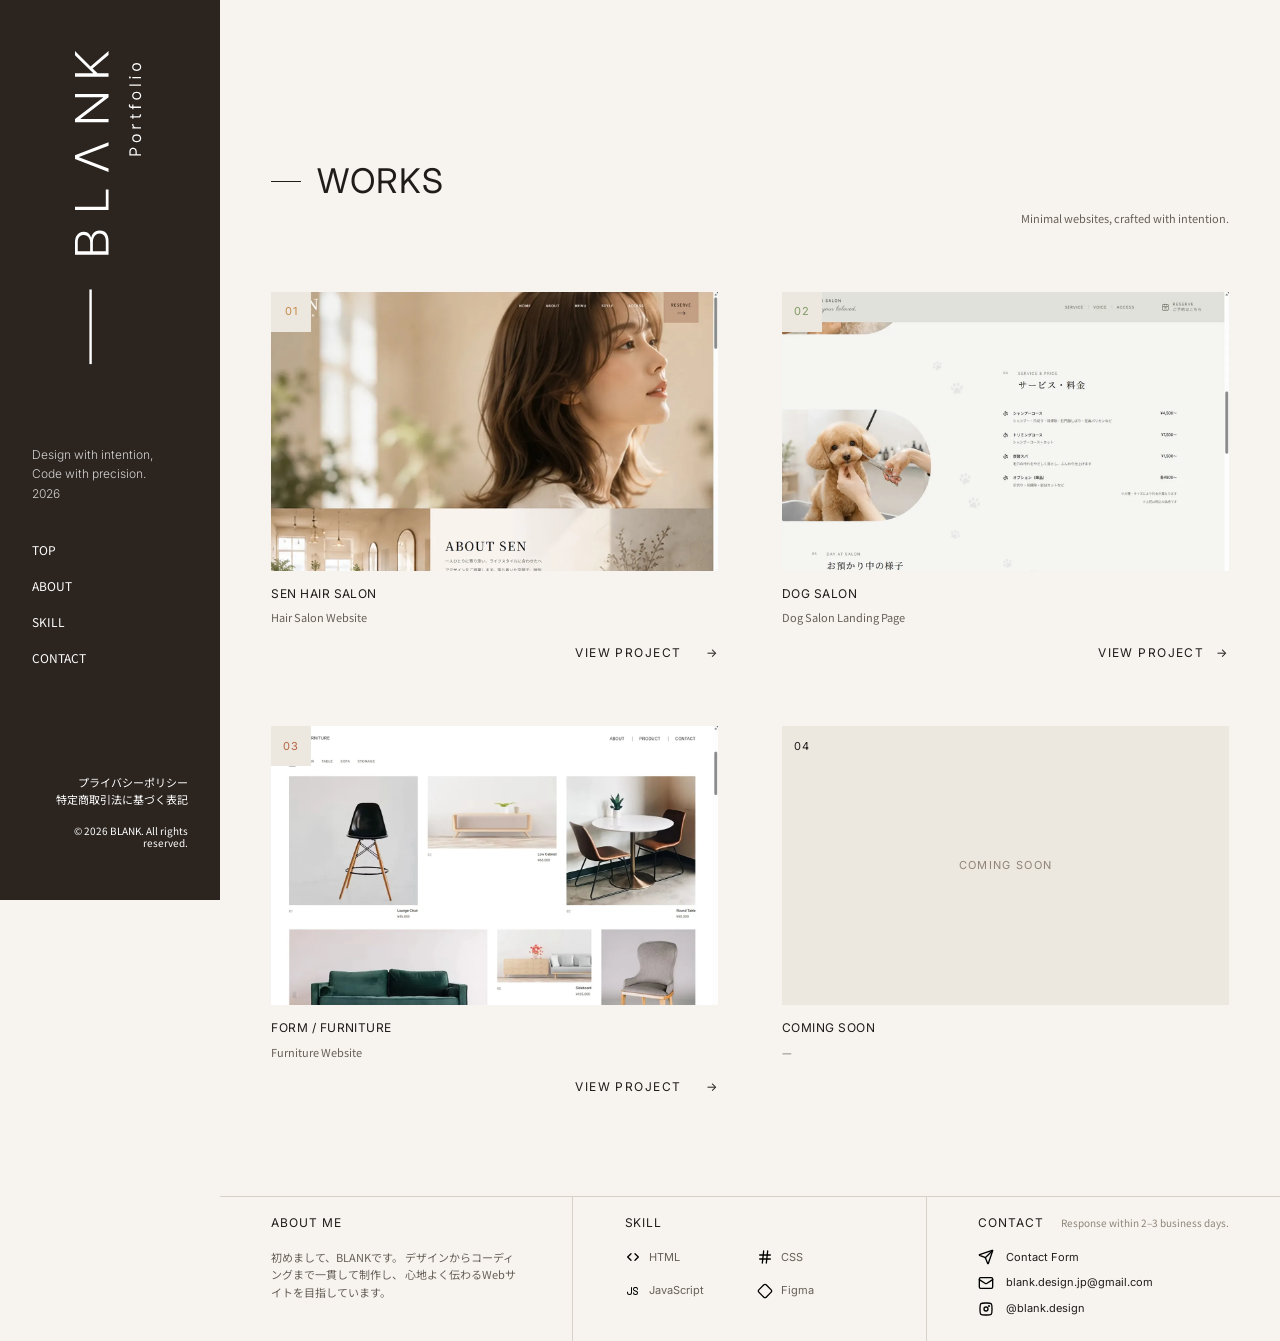
<file: index.html>
<!doctype html>
<html lang="ja">
  <head>
    <!-- ==== Basic ==== -->
    <meta charset="UTF-8" />
    <meta name="viewport" content="width=device-width, initial-scale=1.0" />

    <!-- ==== SEO ==== -->
    <title>BLANK | ミニマルなWebデザイン・コーディング</title>
    <meta
      name="description"
      content="余白設計と情報整理を大切に、シンプルで伝わるWebサイトをデザイン・コーディングしています。BLANKのポートフォリオサイトです。"
    />

    <meta name="author" content="BLANK" />
    <meta name="robots" content="index, follow" />

    <!-- Google Search Console -->
    <meta
      name="google-site-verification"
      content="_Mgq7xGnBE078RTW8kS2AKwBDZSaswxzciclXmD8_Ko"
    />

    <!-- ==== Canonical ==== -->
    <link rel="canonical" href="https://blank-eight-mu.vercel.app/" />

    <!-- Google Fonts -->
    <link rel="preconnect" href="https://fonts.googleapis.com" />
    <link rel="preconnect" href="https://fonts.gstatic.com" crossorigin />

    <link
      href="https://fonts.googleapis.com/css2?family=Inter:wght@300;400;500;600&family=Noto+Sans+JP:wght@300;400;500;600&family=Noto+Serif+JP:wght@400;500&display=swap"
      rel="stylesheet"
    />

    <!-- ==== OGP ==== -->
    <meta
      property="og:title"
      content="BLANK | ミニマルなWebデザイン・コーディング"
    />
    <meta
      property="og:description"
      content="余白設計と情報整理を大切に、シンプルで伝わるWebサイトをデザイン・コーディングしています。BLANKのポートフォリオサイトです。"
    />
    <meta
      property="og:image"
      content="https://blank-eight-mu.vercel.app/assets/img/ogp.png"
    />
    <meta property="og:image:width" content="1200" />
    <meta property="og:image:height" content="630" />
    <meta property="og:url" content="https://blank-eight-mu.vercel.app/" />

    <meta property="og:type" content="website" />
    <meta property="og:site_name" content="BLANK" />
    <meta property="og:locale" content="ja_JP" />

    <!-- Twitter -->
    <meta name="twitter:card" content="summary_large_image" />
    <meta
      name="twitter:image"
      content="https://blank-eight-mu.vercel.app/assets/img/ogp.png"
    />

    <!-- Theme -->
    <meta name="theme-color" content="#2F241D" />

    <!-- ==== Icons ==== -->
    <link rel="icon" href="/assets/icon/favicon.svg" type="image/svg+xml" />
    <link rel="alternate icon" href="/assets/icon/favicon.png" />

    <!-- ==== CSS ==== -->
    <link rel="stylesheet" href="style/common.css" />
    <link rel="stylesheet" href="style/index.css" />

    <!-- ==== Structured Data ==== -->
    <script type="application/ld+json">
      {
        "@context": "https://schema.org",
        "@type": "Person",
        "name": "BLANK",
        "url": "https://blank-eight-mu.vercel.app/",
        "jobTitle": "Web Designer",
        "description": "シンプルで伝わるWebサイトをデザイン・コーディングしています。"
      }
    </script>
  </head>

  <body>
    <!-- モバイルヘッダー -->
    <header class="mobileHeader">
      <button
        class="drawerBtn"
        aria-label="メニュー"
        aria-expanded="false"
        aria-controls="sidebar"
      >
        <span></span>
        <span></span>
        <span></span>
      </button>

      <a href="/" class="mobileLogo">ー BLANK</a>
    </header>

    <!-- 背景 -->
    <div class="drawerOverlay"></div>

    <!-- Sidebar -->
    <aside id="sidebar" class="sidebar">
      <header class="sidebarHeader">
        <h1 class="siteLogo">
          <a href="/">
            <img
              src="assets/icon/logo.svg"
              class="logo"
              alt="BLANK Portfolio"
            />
          </a>
        </h1>

        <div class="headerLead">
          <p>
            Design with intention,
            <br />
            Code with precision.
          </p>

          <span>2026</span>
        </div>

        <nav class="globalNav">
          <ul>
            <li><a href="/">TOP</a></li>
            <li><a href="#about">ABOUT</a></li>
            <li><a href="#skill">SKILL</a></li>
            <li><a href="/contact.html">CONTACT</a></li>
          </ul>
        </nav>
      </header>

      <footer class="sidebarFooter">
        <nav class="footerNav">
          <ul>
            <li><a href="/privacypolicy.html">プライバシーポリシー</a></li>

            <li>
              <a href="/legal.html">特定商取引法に基づく表記</a>
            </li>
          </ul>
        </nav>

        <small class="footerCopy">
          &copy; 2026 BLANK. All rights reserved.
        </small>
      </footer>
    </aside>

    <main class="main">
      <section id="works" class="worksSection">
        <header class="sectionHeader">
          <div class="sectionTitle">
            <span class="sectionLine"></span>
            <h2>WORKS</h2>
          </div>

          <p class="sectionCopy">Minimal websites, crafted with intention.</p>
        </header>

        <div class="worksGrid">
          <!-- 01 -->
          <article class="workCard" data-work="sen">
            <span class="workNumber">01</span>

            <button class="workCardButton" type="button" aria-expanded="false">
              <figure class="workVisual visual">
                <img src="assets/img/sen/sen01.webp" fetchpriority="high" />
              </figure>

              <div class="cardBody">
                <div class="cardInfo">
                  <h3>SEN HAIR SALON</h3>
                  <p>Hair Salon Website</p>
                </div>

                <span class="textLink">
                  <span>VIEW PROJECT</span>
                  <span class="arrow"></span>
                </span>
              </div>
            </button>
          </article>

          <!-- 02 -->
          <article class="workCard" data-work="dogSalon">
            <span class="workNumber">02</span>

            <button class="workCardButton" type="button" aria-expanded="false">
              <figure class="workVisual visual">
                <img
                  src="assets/img/dogsalon/dogsalon03.webp"
                  fetchpriority="high"
                />
              </figure>

              <div class="cardBody">
                <div class="cardInfo">
                  <h3>DOG SALON</h3>
                  <p>Dog Salon Landing Page</p>
                </div>

                <span class="textLink">VIEW PROJECT</span>
              </div>
            </button>
          </article>

          <!-- 03 -->
          <article class="workCard" data-work="form">
            <span class="workNumber">03</span>

            <button class="workCardButton" type="button" aria-expanded="false">
              <figure class="workVisual visual">
                <img src="assets/img/form/form03.webp" fetchpriority="high" />
              </figure>

              <div class="cardBody">
                <div class="cardInfo">
                  <h3>FORM / FURNITURE</h3>
                  <p>Furniture Website</p>
                </div>

                <span class="textLink">
                  <span>VIEW PROJECT</span>
                  <span class="arrow"></span>
                </span>
              </div>
            </button>
          </article>

          <!-- 04 -->
          <article class="workCard workCardComingSoon">
            <span class="workNumber">04</span>

            <div class="comingSoon">
              <div class="comingSoonVisual workVisual">
                <p>COMING SOON</p>
              </div>

              <div class="cardBody">
                <div class="cardInfo">
                  <h3>COMING SOON</h3>
                  <p>—</p>
                </div>
              </div>
            </div>
          </article>
        </div>
      </section>

      <section class="infoSection">
        <details id="about" class="infoAccordion aboutBox">
          <summary>ABOUT ME</summary>

          <p class="infoBody">
            初めまして、BLANKです。 デザインからコーディングまで一貫して制作し、
            心地よく伝わるWebサイトを目指しています。
          </p>
        </details>

        <details id="skill" class="infoAccordion skillBox">
          <summary>SKILL</summary>

          <ul class="infoBody">
            <li>
              <img src="assets/icon/chevrons-left-right.svg" alt="" />
              HTML
            </li>
            <li>
              <img src="assets/icon/hash.svg" alt="" />
              CSS
            </li>
            <li>
              <img src="assets/icon/fluent--code-js-16-regular.svg" alt="" />
              JavaScript
            </li>
            <li>
              <img src="assets/icon/diamond.svg" alt="" />
              Figma
            </li>
          </ul>
        </details>

        <details id="contact" class="infoAccordion contactBox">
          <summary class="contactTitle">
            CONTACT
            <small>Response within 2–3 business days.</small>
          </summary>

          <div class="contactGrid infoBody">
            <a href="/contact.html" class="contactItem">
              <img src="assets/icon/send.svg" alt="" />
              <span>Contact Form</span>
            </a>

            <a href="mailto:blank.design.jp@gmail.com" class="contactItem">
              <img src="assets/icon/mail.svg" alt="" />
              <span>blank.design.jp@gmail.com</span>
            </a>

            <a
              href="/comingsoon.html"
              target="_blank"
              rel="noopener noreferrer"
              class="contactItem"
            >
              <img src="assets/icon/lets-icons--insta.svg" alt="" />
              <span>@blank.design</span>
            </a>
          </div>
        </details>
      </section>
    </main>

    <!-- WORK PANEL -->
    <section class="workPanelArea" aria-hidden="true">
      <!-- Overlay -->
      <div class="workPanelOverlay"></div>

      <!-- Panel -->
      <div
        class="workPanel"
        role="dialog"
        aria-modal="true"
        aria-labelledby="workPanelTitle"
      >
        <div class="workPanelInner">
          <!-- Header -->
          <header class="workPanelHeader">
            <button
              class="workPanelClose"
              type="button"
              aria-label="作品詳細を閉じる"
            >
              <span class="backLine" aria-hidden="true"></span>
              <span>BACK</span>
            </button>

            <span class="workPanelNumber"></span>
          </header>

          <!-- Slider -->
          <div class="workSlider">
            <!-- Main Slide -->
            <div class="workSliderViewport">
              <div class="workSliderTrack"></div>
            </div>

            <!-- Thumbnail Navigation -->
            <div
              class="workSliderThumbs"
              role="tablist"
              aria-label="作品画像一覧"
            ></div>

            <!-- Controls -->
            <div class="workSliderControls">
              <button
                class="workSliderButton workSliderPrev"
                type="button"
                aria-label="前の画像"
              >
                <span aria-hidden="true">←</span>
              </button>

              <div class="workSliderCounter" aria-live="polite">
                <span class="workSliderCurrent">01</span>
                <span aria-hidden="true">/</span>
                <span class="workSliderTotal"></span>
              </div>

              <button
                class="workSliderButton workSliderNext"
                type="button"
                aria-label="次の画像"
              >
                <span aria-hidden="true">→</span>
              </button>
            </div>
          </div>

          <!-- Detail -->
          <div class="workPanelDetail">
            <header class="workDetailHeader">
              <h2 id="workPanelTitle"></h2>
              <p class="workDetailCategory"></p>
            </header>

            <dl class="workDetailMeta">
              <div>
                <dt>ROLE</dt>
                <dd data-meta="role"></dd>
              </div>

              <div>
                <dt>TOOLS</dt>
                <dd data-meta="tools"></dd>
              </div>

              <div>
                <dt>YEAR</dt>
                <dd data-meta="year"></dd>
              </div>
            </dl>

            <a
              class="textLink workDetailLink"
              href="#"
              target="_blank"
              rel="noopener noreferrer"
            >
              <span>VIEW PROJECT</span>
            </a>
          </div>
        </div>
      </div>
    </section>

    <script src="/js/common.js"></script>
    <script src="/js/index.js"></script>
  </body>
</html>
</file>
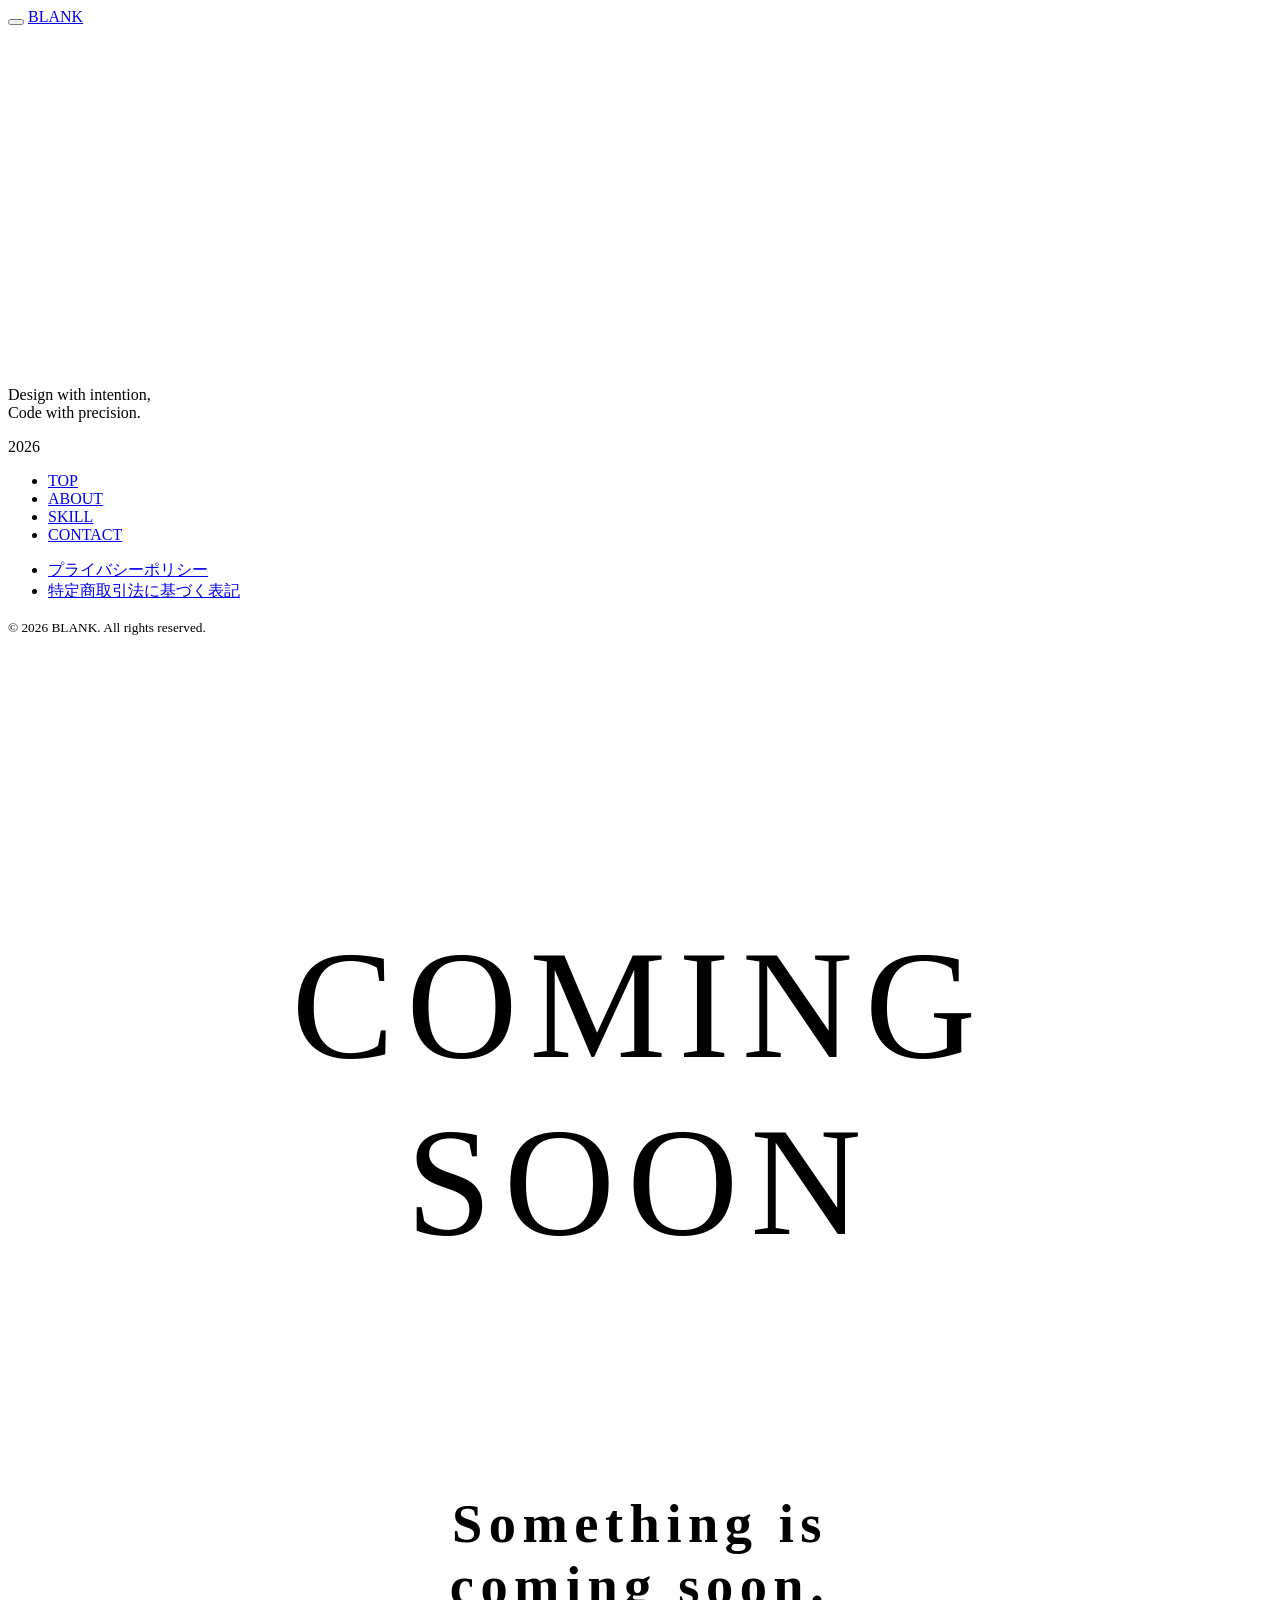
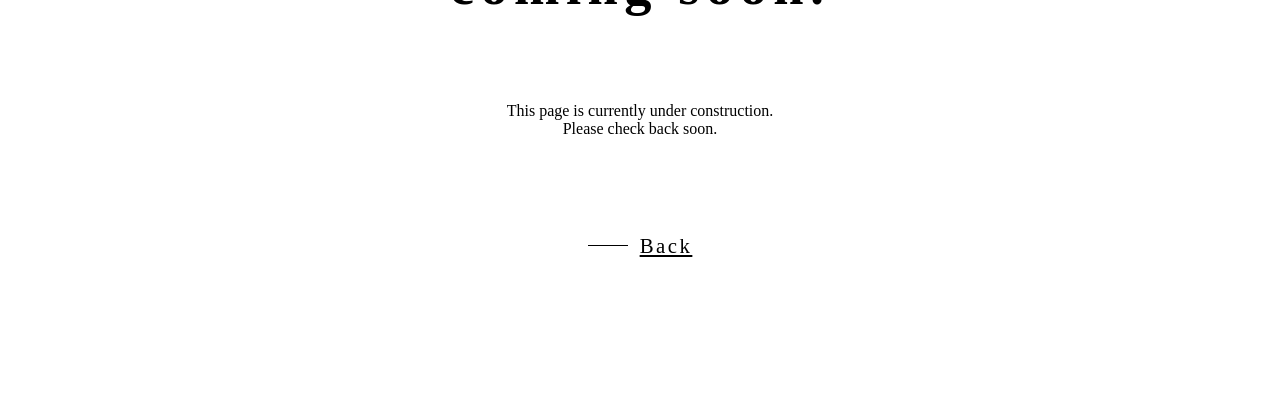
<file: coming-soon.html>
<!doctype html>
<html lang="ja">
  <head>
    <!-- ==== Basic ==== -->
    <meta charset="UTF-8" />
    <meta name="viewport" content="width=device-width, initial-scale=1.0" />

    <!-- ==== SEO ==== -->
    <title>Coming Soon | BLANK</title>
    <meta
      name="description"
      content="このページは現在準備中です。公開まで、もう少しお待ちください。"
    />

    <meta name="author" content="BLANK" />
    <meta name="robots" content="noindex, follow" />

    <!-- Google Search Console -->
    <meta
      name="google-site-verification"
      content="_Mgq7xGnBE078RTW8kS2AKwBDZSaswxzciclXmD8_Ko"
    />

    <!-- ==== Canonical ==== -->
    <link rel="canonical" href="https://blank-eight-mu.vercel.app/404.html" />

    <!-- ==== OGP ==== -->
    <meta property="og:title" content="404 | Page Not Found | BLANK" />
    <meta
      property="og:description"
      content="ページが見つかりませんでした。トップページより再度お探しください。"
    />
    <!-- ogpの画像はつくりかえる -->
    <meta
      property="og:image"
      content="https://blank-eight-mu.vercel.app/assets/img/ogp.png"
    />
    <meta
      property="og:url"
      content="https://blank-eight-mu.vercel.app/404.html"
    />

    <meta property="og:type" content="website" />
    <meta property="og:site_name" content="BLANK" />
    <meta property="og:locale" content="ja_JP" />

    <!-- Twitter -->
    <meta name="twitter:card" content="summary_large_image" />
    <meta
      name="twitter:image"
      content="https://blank-eight-mu.vercel.app/assets/img/ogp.png"
    />

    <!-- Theme -->
    <meta name="theme-color" content="#2F241D" />

    <!-- ==== Icons ==== -->
    <link rel="icon" href="/assets/icon/favicon.svg" type="image/svg+xml" />
    <link rel="alternate icon" href="/assets/icon/favicon.png" />

    <!-- ==== CSS ==== -->
    <link rel="stylesheet" href="style/style.css" />
  </head>

  <body>
    <!-- モバイルヘッダー -->
    <header class="mobileHeader">
      <button
        class="drawerButton"
        aria-label="メニュー"
        aria-expanded="false"
        aria-controls="sidebar"
      >
        <span></span>
        <span></span>
        <span></span>
      </button>

      <a href="/" class="mobileLogo">BLANK</a>
    </header>

    <!-- 背景 -->
    <div class="drawerOverlay"></div>

    <!-- Sidebar -->
    <aside id="sidebar" class="sidebar">
      <header class="sidebarHeader">
        <h1 class="siteLogo">
          <a href="/">
            <img
              src="assets/icon/logo.svg"
              class="logo"
              alt="BLANK Portfolio"
            />
          </a>
        </h1>

        <div class="headerLead">
          <p>
            Design with intention,
            <br />
            Code with precision.
          </p>

          <span>2026</span>
        </div>

        <nav class="globalNav">
          <ul>
            <li><a href="/">TOP</a></li>
            <li><a href="/coming-soon.html">ABOUT</a></li>
            <li><a href="/coming-soon.html">SKILL</a></li>
            <li><a href="/contact.html">CONTACT</a></li>
          </ul>
        </nav>
      </header>

      <footer class="sidebarFooter">
        <nav class="footerNav">
          <ul>
            <li><a href="/privacy-policy.html">プライバシーポリシー</a></li>

            <li>
              <a href="/legal.html">特定商取引法に基づく表記</a>
            </li>
          </ul>
        </nav>

        <small class="footerCopy">
          &copy; 2026 BLANK. All rights reserved.
        </small>
      </footer>
    </aside>

    <main class="main comingSoon">
      <div class="pageInner container-md">
        <p class="comingSoonCode">COMING SOON</p>

        <h1 class="comingSoonTitle">
          Something is
          <br />
          coming soon.
        </h1>

        <p class="comingSoonText">
          This page is currently under construction.
          <br />
          Please check back soon.
        </p>

        <a href="/" class="backLink">
          <span></span>
          Back
        </a>
      </div>
    </main>

    <script src="/js/sidebar.js"></script>
  </body>
</html>
</file>
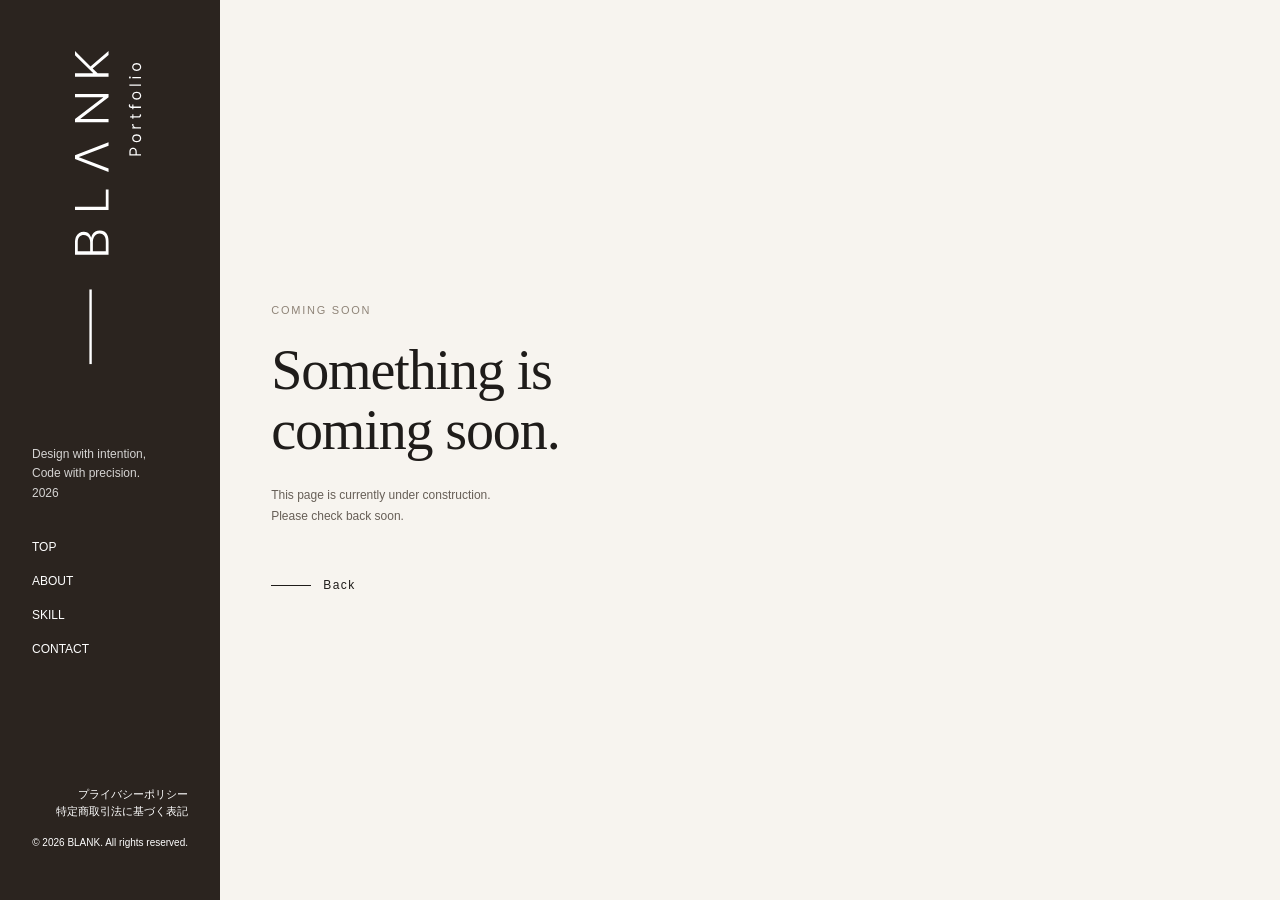
<file: comingsoon.html>
<!doctype html>
<html lang="ja">
  <head>
    <!-- ==== Basic ==== -->
    <meta charset="UTF-8" />
    <meta name="viewport" content="width=device-width, initial-scale=1.0" />

    <!-- ==== SEO ==== -->
    <title>Coming Soon | BLANK</title>
    <meta name="robots" content="noindex, follow" />

    <!-- Theme -->
    <meta name="theme-color" content="#2F241D" />

    <!-- ==== Icons ==== -->
    <link rel="icon" href="/assets/icon/favicon.svg" type="image/svg+xml" />
    <link rel="alternate icon" href="/assets/icon/favicon.png" />

    <!-- ==== CSS ==== -->
    <link rel="stylesheet" href="style/common.css" />
    <link rel="stylesheet" href="style/other.css" />
  </head>

  <body>
    <!-- モバイルヘッダー -->
    <header class="mobileHeader">
      <button
        class="drawerBtn"
        aria-label="メニュー"
        aria-expanded="false"
        aria-controls="sidebar"
      >
        <span></span>
        <span></span>
        <span></span>
      </button>

      <a href="/" class="mobileLogo">ー BLANK</a>
    </header>

    <!-- 背景 -->
    <div class="drawerOverlay"></div>

    <!-- Sidebar -->
    <aside id="sidebar" class="sidebar">
      <header class="sidebarHeader">
        <h1 class="siteLogo">
          <a href="/">
            <img
              src="assets/icon/logo.svg"
              class="logo"
              alt="BLANK Portfolio"
            />
          </a>
        </h1>

        <div class="headerLead">
          <p>
            Design with intention,
            <br />
            Code with precision.
          </p>

          <span>2026</span>
        </div>

        <nav class="globalNav">
          <ul>
            <li><a href="/">TOP</a></li>
            <li><a href="#about">ABOUT</a></li>
            <li><a href="#skill">SKILL</a></li>
            <li><a href="/contact.html">CONTACT</a></li>
          </ul>
        </nav>
      </header>

      <footer class="sidebarFooter">
        <nav class="footerNav">
          <ul>
            <li><a href="/privacypolicy.html">プライバシーポリシー</a></li>

            <li>
              <a href="/legal.html">特定商取引法に基づく表記</a>
            </li>
          </ul>
        </nav>

        <small class="footerCopy">
          &copy; 2026 BLANK. All rights reserved.
        </small>
      </footer>
    </aside>

    <main class="main comingSoon">
      <div class="pageInner">
        <p class="otherPageLabel">COMING SOON</p>

        <h1 class="otherPageTitle">
          Something is
          <br />
          coming soon.
        </h1>

        <p class="otherPageText">
          This page is currently under construction.
          <br />
          Please check back soon.
        </p>

        <a href="/" class="backLink">
          <span></span>
          Back
        </a>
      </div>
    </main>

    <script src="/js/common.js"></script>
  </body>
</html>
</file>
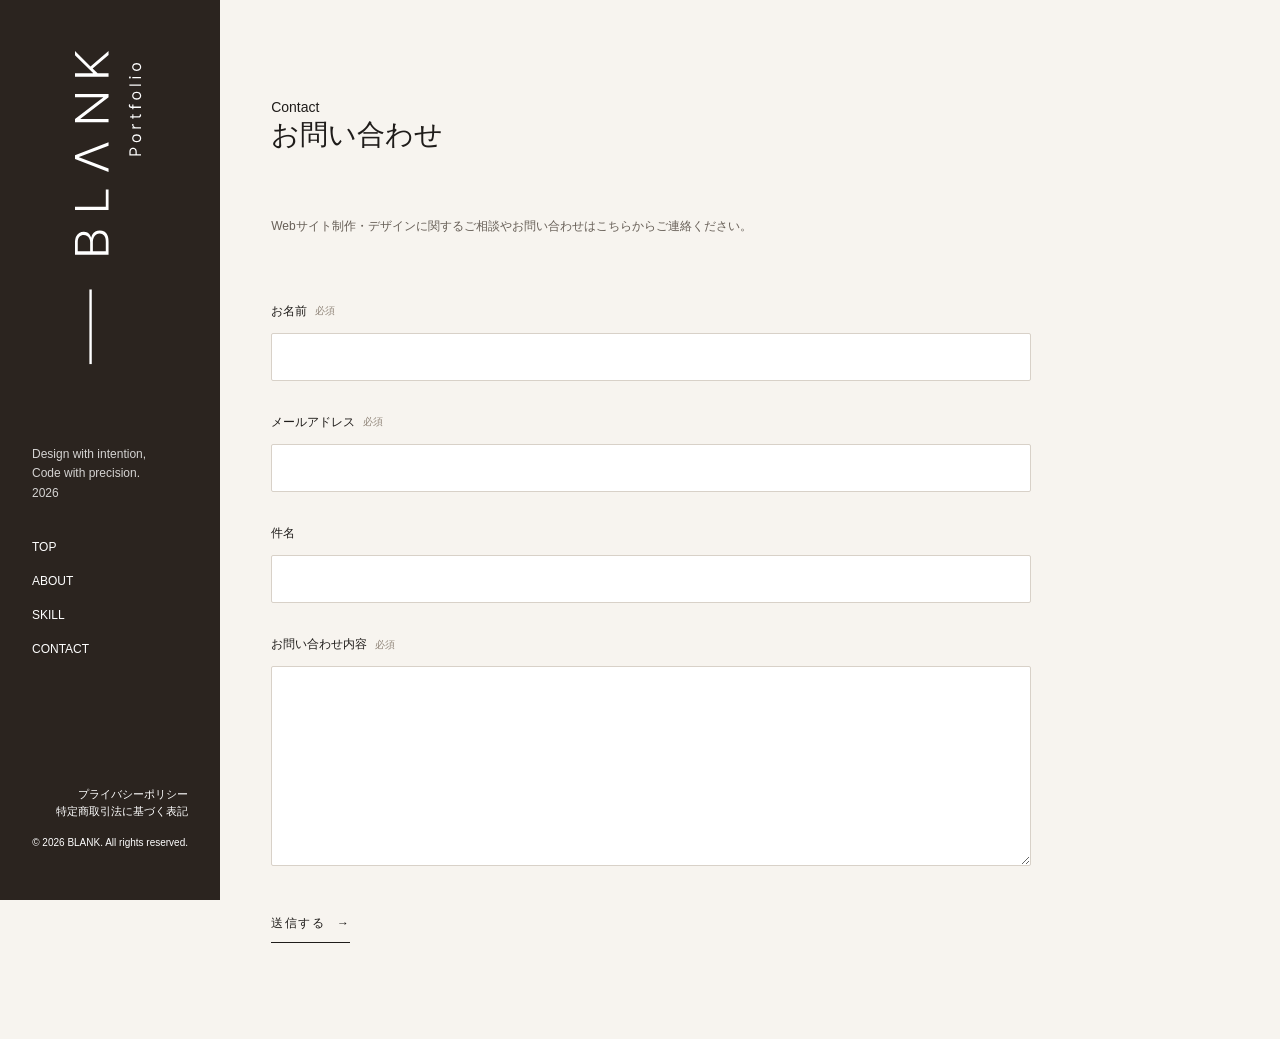
<file: contact.html>
<!doctype html>
<html lang="ja">
  <head>
    <!-- ==== Basic ==== -->
    <meta charset="UTF-8" />
    <meta name="viewport" content="width=device-width, initial-scale=1.0" />

    <!-- ==== SEO ==== -->
    <title>CONTACT | BLANK</title>
    <meta
      name="description"
      content="Web制作のご相談・ご依頼など、お気軽にお問い合わせください。BLANKへのお問い合わせページです。"
    />

    <meta name="author" content="BLANK" />
    <meta name="robots" content="index, follow" />

    <!-- Google Search Console -->
    <meta
      name="google-site-verification"
      content="_Mgq7xGnBE078RTW8kS2AKwBDZSaswxzciclXmD8_Ko"
    />

    <!-- ==== Canonical ==== -->
    <link
      rel="canonical"
      href="https://blank-eight-mu.vercel.app/contact.html"
    />

    <!-- ==== OGP ==== -->
    <meta property="og:title" content="CONTACT | BLANK" />
    <meta
      property="og:description"
      content="Web制作のご相談・ご依頼など、お気軽にお問い合わせください。BLANKへのお問い合わせページです。"
    />
    <meta
      property="og:image"
      content="https://blank-eight-mu.vercel.app/assets/img/ogp.png"
    />
    <meta
      property="og:url"
      content="https://blank-eight-mu.vercel.app/contact.html"
    />

    <meta property="og:type" content="website" />
    <meta property="og:site_name" content="BLANK" />
    <meta property="og:locale" content="ja_JP" />

    <!-- Twitter -->
    <meta name="twitter:card" content="summary_large_image" />
    <meta
      name="twitter:image"
      content="https://blank-eight-mu.vercel.app/assets/img/ogp.png"
    />

    <!-- Theme -->
    <meta name="theme-color" content="#2F241D" />

    <!-- ==== Icons ==== -->
    <link rel="icon" href="/assets/icon/favicon.svg" type="image/svg+xml" />
    <link rel="alternate icon" href="/assets/icon/favicon.png" />

    <!-- ==== CSS ==== -->
    <link rel="stylesheet" href="style/common.css" />
    <link rel="stylesheet" href="style/contact.css" />
  </head>

  <body>
    <!-- モバイルヘッダー -->
    <header class="mobileHeader">
      <button
        class="drawerButton"
        aria-label="メニュー"
        aria-expanded="false"
        aria-controls="sidebar"
      >
        <span></span>
        <span></span>
        <span></span>
      </button>

      <a href="/" class="mobileLogo">BLANK</a>
    </header>

    <!-- 背景 -->
    <div class="drawerOverlay"></div>

    <!-- Sidebar -->
    <aside id="sidebar" class="sidebar">
      <header class="sidebarHeader">
        <h1 class="siteLogo">
          <a href="/">
            <img
              src="assets/icon/logo.svg"
              class="logo"
              alt="BLANK Portfolio"
            />
          </a>
        </h1>

        <div class="headerLead">
          <p>
            Design with intention,
            <br />
            Code with precision.
          </p>

          <span>2026</span>
        </div>

        <nav class="globalNav">
          <ul>
            <li><a href="/">TOP</a></li>
            <li><a href="/coming-soon.html">ABOUT</a></li>
            <li><a href="/coming-soon.html">SKILL</a></li>
            <li><a href="/contact.html">CONTACT</a></li>
          </ul>
        </nav>
      </header>

      <footer class="sidebarFooter">
        <nav class="footerNav">
          <ul>
            <li><a href="/privacypolicy.html">プライバシーポリシー</a></li>

            <li>
              <a href="/legal.html">特定商取引法に基づく表記</a>
            </li>
          </ul>
        </nav>

        <small class="footerCopy">
          &copy; 2026 BLANK. All rights reserved.
        </small>
      </footer>
    </aside>

    <main class="main contactPage">
      <div class="pageInner">
        <div class="sectionHeader">
          <p class="sectionEyebrow">Contact</p>
          <h1>お問い合わせ</h1>
        </div>

        <div class="contactBody">
          <p class="contactLead">
            Webサイト制作・デザインに関するご相談やお問い合わせはこちらからご連絡ください。
          </p>

          <form
            class="contactForm"
            id="contact-form"
            action="https://formspree.io/f/xjgzblqr"
            method="post"
          >
            <div class="formGroup">
              <label class="formLabel" for="name">
                お名前
                <span class="formRequired">必須</span>
              </label>

              <input
                class="formInput"
                type="text"
                id="name"
                name="name"
                autocomplete="name"
                required
              />
            </div>

            <div class="formGroup">
              <label class="formLabel" for="email">
                メールアドレス
                <span class="formRequired">必須</span>
              </label>

              <input
                class="formInput"
                type="email"
                id="email"
                name="email"
                autocomplete="email"
                required
              />
            </div>

            <div class="formGroup">
              <label class="formLabel" for="subject">件名</label>

              <input
                class="formInput"
                type="text"
                id="subject"
                name="subject"
              />
            </div>

            <div class="formGroup">
              <label class="formLabel" for="message">
                お問い合わせ内容
                <span class="formRequired">必須</span>
              </label>

              <textarea
                class="formTextarea"
                id="message"
                name="message"
                rows="8"
                required
              ></textarea>
            </div>

            <div class="formAction">
              <button class="formSubmit" type="submit">送信する</button>
            </div>
          </form>
        </div>
      </div>
    </main>

    <script src="/js/common.js"></script>
    <script src="/js/contact.js"></script>
  </body>
</html>
</file>
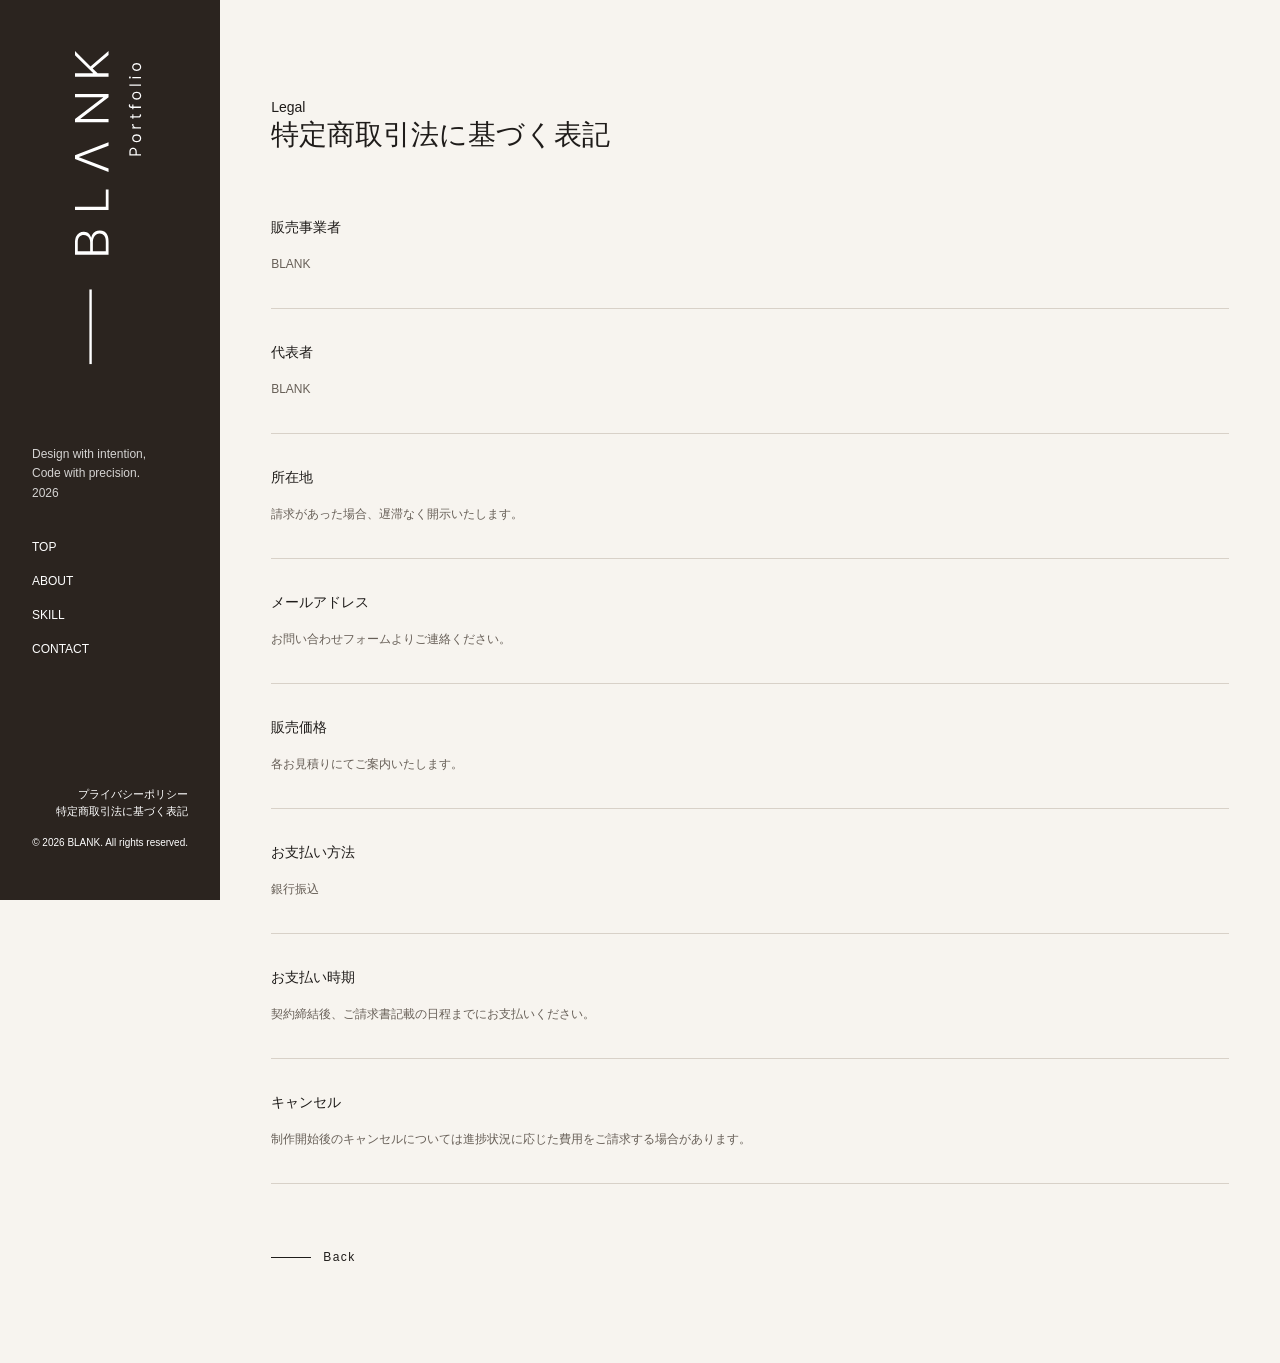
<file: legal.html>
<!doctype html>
<html lang="ja">
  <head>
    <!-- ==== Basic ==== -->
    <meta charset="UTF-8" />
    <meta name="viewport" content="width=device-width, initial-scale=1.0" />

    <!-- ==== SEO ==== -->
    <title>特定商取引法に基づく表記 | BLANK</title>
    <meta
      name="description"
      content="BLANKの特定商取引法に基づく表記です。販売事業者・お支払い方法・キャンセルポリシーなどをご案内しています。"
    />

    <meta name="author" content="BLANK" />
    <meta name="robots" content="index, follow" />

    <!-- Google Search Console -->
    <meta
      name="google-site-verification"
      content="_Mgq7xGnBE078RTW8kS2AKwBDZSaswxzciclXmD8_Ko"
    />

    <!-- ==== Canonical ==== -->
    <link
      rel="canonical"
      href="https://blank-eight-mu.vercel.app/contact.html"
    />

    <!-- ==== OGP ==== -->
    <meta property="og:title" content="特定商取引法に基づく表記 | BLANK" />
    <meta
      property="og:description"
      content="BLANKの特定商取引法に基づく表記です。販売事業者・お支払い方法・キャンセルポリシーなどをご案内しています。"
    />
    <meta
      property="og:image"
      content="https://blank-eight-mu.vercel.app/assets/img/ogp.png"
    />
    <meta
      property="og:url"
      content="https://blank-eight-mu.vercel.app/contact.html"
    />

    <meta property="og:type" content="website" />
    <meta property="og:site_name" content="BLANK" />
    <meta property="og:locale" content="ja_JP" />

    <!-- Twitter -->
    <meta name="twitter:card" content="summary_large_image" />
    <meta
      name="twitter:image"
      content="https://blank-eight-mu.vercel.app/assets/img/ogp.png"
    />

    <!-- Theme -->
    <meta name="theme-color" content="#2F241D" />

    <!-- ==== Icons ==== -->
    <link rel="icon" href="/assets/icon/favicon.svg" type="image/svg+xml" />
    <link rel="alternate icon" href="/assets/icon/favicon.png" />

    <!-- ==== CSS ==== -->
    <link rel="stylesheet" href="style/common.css" />
    <link rel="stylesheet" href="style/other.css" />
  </head>

  <body>
    <!-- モバイルヘッダー -->
    <header class="mobileHeader">
      <button
        class="drawerBtn"
        aria-label="メニュー"
        aria-expanded="false"
        aria-controls="sidebar"
      >
        <span></span>
        <span></span>
        <span></span>
      </button>

      <a href="/" class="mobileLogo">ー BLANK</a>
    </header>

    <!-- 背景 -->
    <div class="drawerOverlay"></div>

    <!-- Sidebar -->
    <aside id="sidebar" class="sidebar">
      <header class="sidebarHeader">
        <h1 class="siteLogo">
          <a href="/">
            <img
              src="assets/icon/logo.svg"
              class="logo"
              alt="BLANK Portfolio"
            />
          </a>
        </h1>

        <div class="headerLead">
          <p>
            Design with intention,
            <br />
            Code with precision.
          </p>

          <span>2026</span>
        </div>

        <nav class="globalNav">
          <ul>
            <li><a href="/">TOP</a></li>
            <li><a href="#about">ABOUT</a></li>
            <li><a href="#skill">SKILL</a></li>
            <li><a href="/contact.html">CONTACT</a></li>
          </ul>
        </nav>
      </header>

      <footer class="sidebarFooter">
        <nav class="footerNav">
          <ul>
            <li><a href="/privacypolicy.html">プライバシーポリシー</a></li>

            <li>
              <a href="/legal.html">特定商取引法に基づく表記</a>
            </li>
          </ul>
        </nav>

        <small class="footerCopy">
          &copy; 2026 BLANK. All rights reserved.
        </small>
      </footer>
    </aside>

    <main class="main legalPage">
      <div class="sectionHeader">
        <p class="sectionEyebrow">Legal</p>

        <h1>特定商取引法に基づく表記</h1>
      </div>

      <div class="legalBody">
        <section class="legalSection">
          <h2>販売事業者</h2>

          <p>BLANK</p>
        </section>

        <section class="legalSection">
          <h2>代表者</h2>

          <p>BLANK</p>
        </section>

        <section class="legalSection">
          <h2>所在地</h2>

          <p>請求があった場合、遅滞なく開示いたします。</p>
        </section>

        <section class="legalSection">
          <h2>メールアドレス</h2>

          <p>お問い合わせフォームよりご連絡ください。</p>
        </section>

        <section class="legalSection">
          <h2>販売価格</h2>

          <p>各お見積りにてご案内いたします。</p>
        </section>

        <section class="legalSection">
          <h2>お支払い方法</h2>

          <p>銀行振込</p>
        </section>

        <section class="legalSection">
          <h2>お支払い時期</h2>

          <p>契約締結後、ご請求書記載の日程までにお支払いください。</p>
        </section>

        <section class="legalSection">
          <h2>キャンセル</h2>

          <p>
            制作開始後のキャンセルについては進捗状況に応じた費用をご請求する場合があります。
          </p>
        </section>
      </div>

      <a href="/" class="backLink">
        <span></span>
        Back
      </a>
    </main>

    <script src="/js/common.js"></script>
  </body>
</html>
</file>
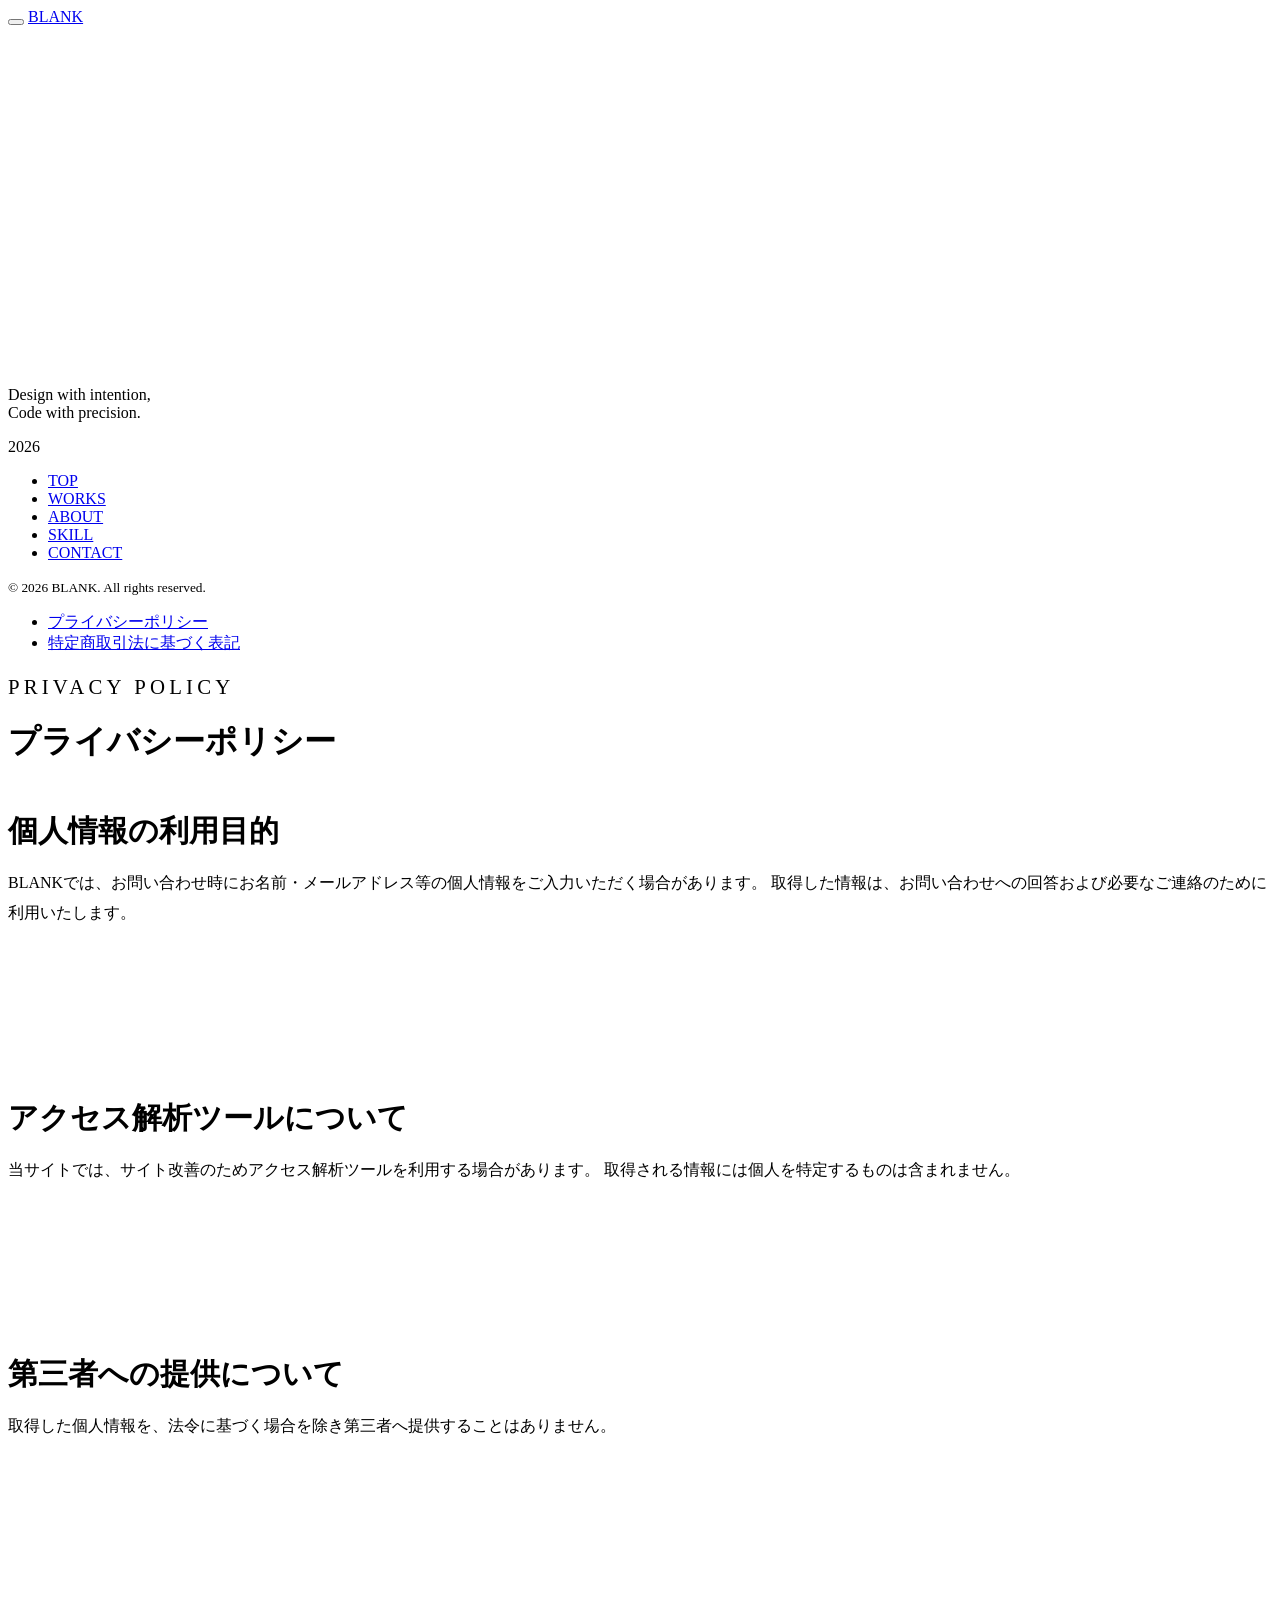
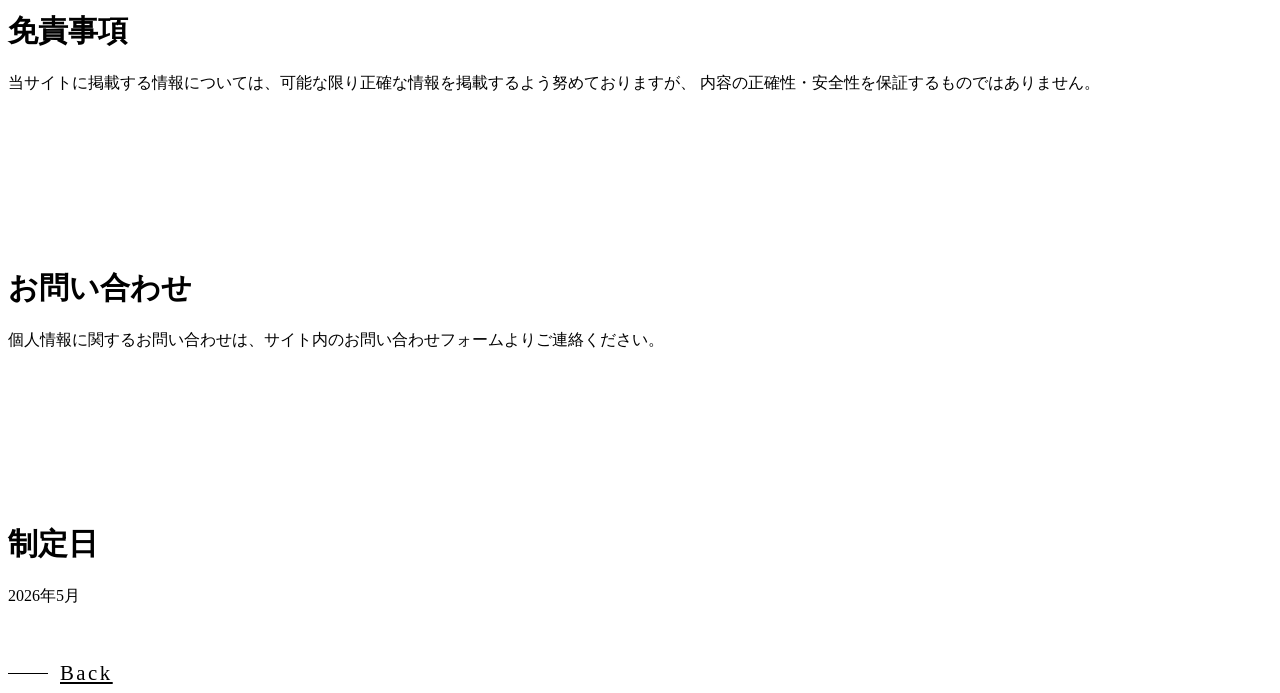
<file: privacy-policy.html>
<!doctype html>
<html lang="ja">
  <head>
    <!-- ==== Basic ==== -->
    <meta charset="UTF-8" />
    <meta name="viewport" content="width=device-width, initial-scale=1.0" />

    <!-- ==== SEO ==== -->
    <title>プライバシーポリシー | BLANK</title>
    <meta
      name="description"
      content="BLANKのプライバシーポリシーです。個人情報の取り扱いについてご案内します。"
    />

    <meta name="author" content="BLANK" />
    <meta name="robots" content="index, follow" />

    <!-- Google Search Console -->
    <meta
      name="google-site-verification"
      content="_Mgq7xGnBE078RTW8kS2AKwBDZSaswxzciclXmD8_Ko"
    />

    <!-- ==== Canonical ==== -->
    <link
      rel="canonical"
      href="https://blank-eight-mu.vercel.app/privacy-policy.html"
    />

    <!-- ==== OGP ==== -->
    <meta property="og:title" content="プライバシーポリシー | BLANK" />
    <meta
      property="og:description"
      content="BLANKのプライバシーポリシーです。個人情報の取り扱いについてご案内します。"
    />
    <!-- ogpの画像はつくりかえる -->
    <meta
      property="og:image"
      content="https://blank-eight-mu.vercel.app/assets/img/ogp.png"
    />
    <meta
      property="og:url"
      content="https://blank-eight-mu.vercel.app/privacy-policy.html"
    />

    <meta property="og:type" content="website" />
    <meta property="og:site_name" content="BLANK" />
    <meta property="og:locale" content="ja_JP" />

    <!-- Twitter -->
    <meta name="twitter:card" content="summary_large_image" />
    <meta
      name="twitter:image"
      content="https://blank-eight-mu.vercel.app/assets/img/ogp.png"
    />

    <!-- Theme -->
    <meta name="theme-color" content="#2F241D" />

    <!-- ==== Icons ==== -->
    <link rel="icon" href="/assets/icon/favicon.svg" type="image/svg+xml" />
    <link rel="alternate icon" href="/assets/icon/favicon.png" />

    <!-- ==== CSS ==== -->
    <link rel="stylesheet" href="style/style.css" />
  </head>

  <body>
    <!-- モバイルヘッダー -->
    <header class="mobileHeader">
      <button
        class="drawerButton"
        aria-label="メニュー"
        aria-expanded="false"
        aria-controls="sidebar"
      >
        <span></span>
        <span></span>
        <span></span>
      </button>

      <a href="/" class="mobileLogo">BLANK</a>
    </header>

    <!-- 背景 -->
    <div class="drawerOverlay"></div>

    <!-- Sidebar -->
    <aside id="sidebar" class="sidebar">
      <header class="sidebarHeader">
        <h1 class="siteLogo">
          <a href="/">
            <img
              src="assets/icon/logo.svg"
              class="logo"
              alt="BLANK Portfolio"
            />
          </a>
        </h1>

        <div class="headerLead">
          <p>
            Design with intention,
            <br />
            Code with precision.
          </p>

          <span>2026</span>
        </div>

        <nav class="globalNav">
          <ul>
            <li><a href="/">TOP</a></li>
            <li><a href="#works">WORKS</a></li>
            <li><a href="#about">ABOUT</a></li>
            <li><a href="#skill">SKILL</a></li>
            <li><a href="/contact.html">CONTACT</a></li>
          </ul>
        </nav>
      </header>

      <footer class="sidebarFooter">
        <small class="footerCopy">
          &copy; 2026 BLANK. All rights reserved.
        </small>

        <nav class="footerNav">
          <ul>
            <li><a href="/privacy-policy.html">プライバシーポリシー</a></li>

            <li>
              <a href="/legal.html">特定商取引法に基づく表記</a>
            </li>
          </ul>
        </nav>
      </footer>
    </aside>

    <main class="main privacyPolicy">
      <div class="pageInner">
        <div class="container">
          <div class="privacyHeader">
            <p class="sectionEyebrow">Privacy Policy</p>
            <h1>プライバシーポリシー</h1>
          </div>

          <div class="privacyBody">
            <section class="privacySection">
              <h2>個人情報の利用目的</h2>
              <p>
                BLANKでは、お問い合わせ時にお名前・メールアドレス等の個人情報をご入力いただく場合があります。
                取得した情報は、お問い合わせへの回答および必要なご連絡のために利用いたします。
              </p>
            </section>

            <section class="privacySection">
              <h2>アクセス解析ツールについて</h2>
              <p>
                当サイトでは、サイト改善のためアクセス解析ツールを利用する場合があります。
                取得される情報には個人を特定するものは含まれません。
              </p>
            </section>

            <section class="privacySection">
              <h2>第三者への提供について</h2>
              <p>
                取得した個人情報を、法令に基づく場合を除き第三者へ提供することはありません。
              </p>
            </section>

            <section class="privacySection">
              <h2>免責事項</h2>
              <p>
                当サイトに掲載する情報については、可能な限り正確な情報を掲載するよう努めておりますが、
                内容の正確性・安全性を保証するものではありません。
              </p>
            </section>

            <section class="privacySection">
              <h2>お問い合わせ</h2>
              <p>
                個人情報に関するお問い合わせは、サイト内のお問い合わせフォームよりご連絡ください。
              </p>
            </section>

            <section class="privacySection">
              <h2>制定日</h2>
              <p>2026年5月</p>
            </section>
          </div>
        </div>

        <a href="/" class="backLink">
          <span></span>
          Back
        </a>
      </div>
    </main>

    <script src="/js/sidebar.js"></script>
  </body>
</html>
</file>
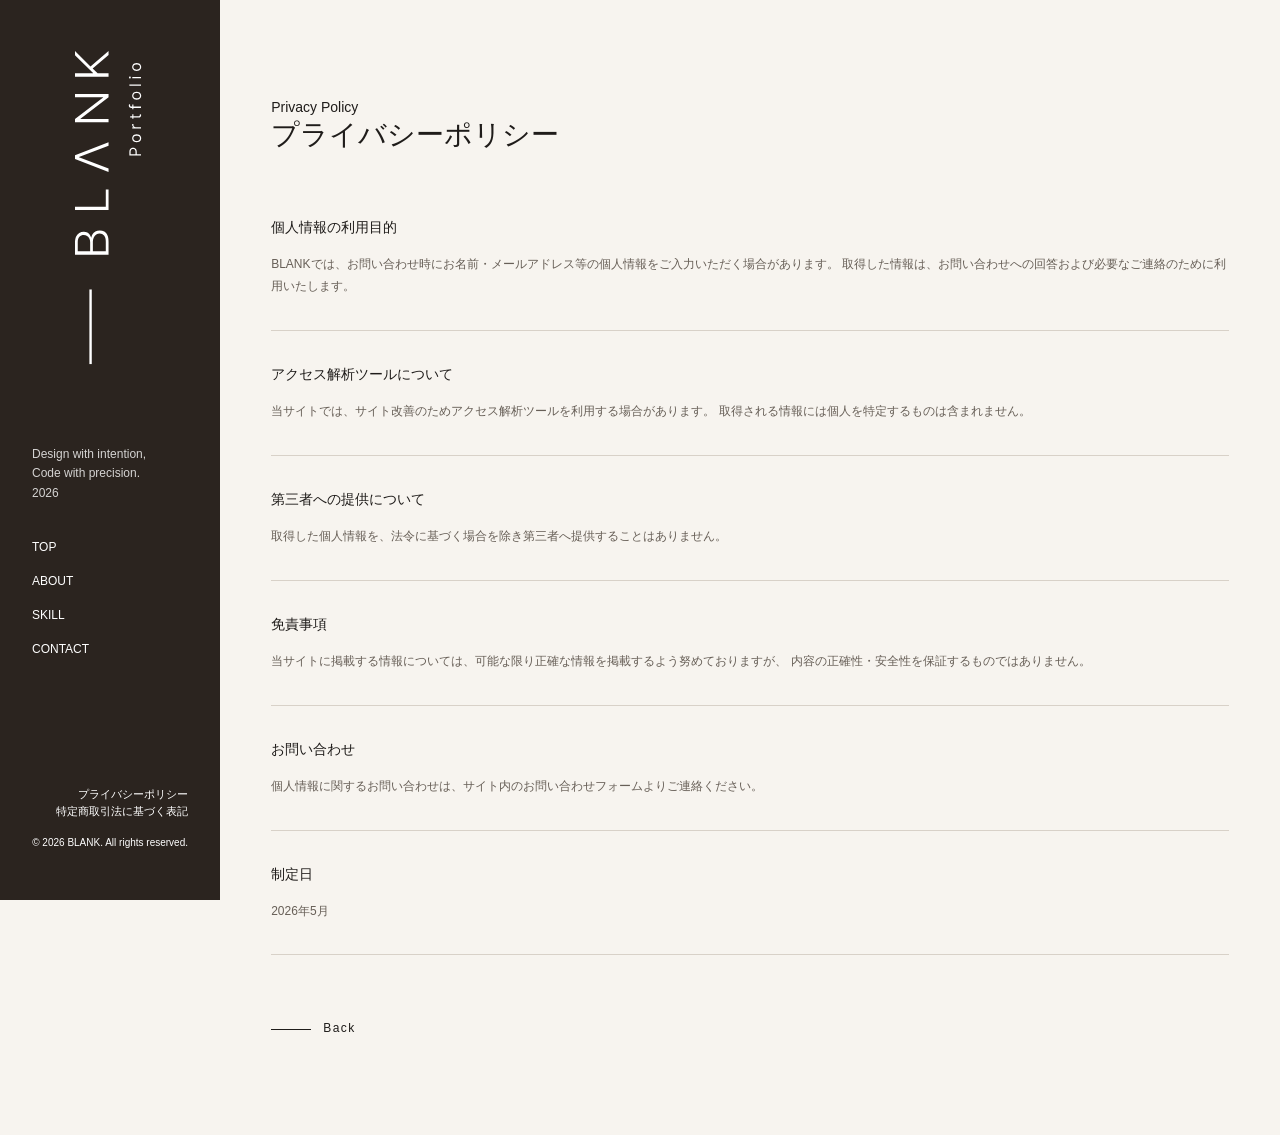
<file: privacypolicy.html>
<!doctype html>
<html lang="ja">
  <head>
    <!-- ==== Basic ==== -->
    <meta charset="UTF-8" />
    <meta name="viewport" content="width=device-width, initial-scale=1.0" />

    <!-- ==== SEO ==== -->
    <title>プライバシーポリシー | BLANK</title>
    <meta
      name="description"
      content="BLANKのプライバシーポリシーです。個人情報の取り扱いについてご案内します。"
    />

    <meta name="author" content="BLANK" />
    <meta name="robots" content="index, follow" />

    <!-- Google Search Console -->
    <meta
      name="google-site-verification"
      content="_Mgq7xGnBE078RTW8kS2AKwBDZSaswxzciclXmD8_Ko"
    />

    <!-- ==== Canonical ==== -->
    <link
      rel="canonical"
      href="https://blank-eight-mu.vercel.app/privacypolicy.html"
    />

    <!-- ==== OGP ==== -->
    <meta property="og:title" content="プライバシーポリシー | BLANK" />
    <meta
      property="og:description"
      content="BLANKのプライバシーポリシーです。個人情報の取り扱いについてご案内します。"
    />
    <meta
      property="og:image"
      content="https://blank-eight-mu.vercel.app/assets/img/ogp.png"
    />
    <meta
      property="og:url"
      content="https://blank-eight-mu.vercel.app/privacypolicy.html"
    />

    <meta property="og:type" content="website" />
    <meta property="og:site_name" content="BLANK" />
    <meta property="og:locale" content="ja_JP" />

    <!-- Twitter -->
    <meta name="twitter:card" content="summary_large_image" />
    <meta
      name="twitter:image"
      content="https://blank-eight-mu.vercel.app/assets/img/ogp.png"
    />

    <!-- Theme -->
    <meta name="theme-color" content="#2F241D" />

    <!-- ==== Icons ==== -->
    <link rel="icon" href="/assets/icon/favicon.svg" type="image/svg+xml" />
    <link rel="alternate icon" href="/assets/icon/favicon.png" />

    <!-- ==== CSS ==== -->
    <link rel="stylesheet" href="style/common.css" />
    <link rel="stylesheet" href="style/other.css" />
  </head>

  <body>
    <!-- モバイルヘッダー -->
    <header class="mobileHeader">
      <button
        class="drawerBtn"
        aria-label="メニュー"
        aria-expanded="false"
        aria-controls="sidebar"
      >
        <span></span>
        <span></span>
        <span></span>
      </button>

      <a href="/" class="mobileLogo">ー BLANK</a>
    </header>

    <!-- 背景 -->
    <div class="drawerOverlay"></div>

    <!-- Sidebar -->
    <aside id="sidebar" class="sidebar">
      <header class="sidebarHeader">
        <h1 class="siteLogo">
          <a href="/">
            <img
              src="assets/icon/logo.svg"
              class="logo"
              alt="BLANK Portfolio"
            />
          </a>
        </h1>

        <div class="headerLead">
          <p>
            Design with intention,
            <br />
            Code with precision.
          </p>

          <span>2026</span>
        </div>

        <nav class="globalNav">
          <ul>
            <li><a href="/">TOP</a></li>
            <li><a href="#about">ABOUT</a></li>
            <li><a href="#skill">SKILL</a></li>
            <li><a href="/contact.html">CONTACT</a></li>
          </ul>
        </nav>
      </header>

      <footer class="sidebarFooter">
        <nav class="footerNav">
          <ul>
            <li><a href="/privacypolicy.html">プライバシーポリシー</a></li>

            <li>
              <a href="/legal.html">特定商取引法に基づく表記</a>
            </li>
          </ul>
        </nav>

        <small class="footerCopy">
          &copy; 2026 BLANK. All rights reserved.
        </small>
      </footer>
    </aside>

    <main class="main privacyPolicy">
      <div class="sectionHeader">
        <p class="sectionEyebrow">Privacy Policy</p>
        <h1>プライバシーポリシー</h1>
      </div>

      <div class="privacyBody">
        <section class="privacySection">
          <h2>個人情報の利用目的</h2>
          <p>
            BLANKでは、お問い合わせ時にお名前・メールアドレス等の個人情報をご入力いただく場合があります。
            取得した情報は、お問い合わせへの回答および必要なご連絡のために利用いたします。
          </p>
        </section>

        <section class="privacySection">
          <h2>アクセス解析ツールについて</h2>
          <p>
            当サイトでは、サイト改善のためアクセス解析ツールを利用する場合があります。
            取得される情報には個人を特定するものは含まれません。
          </p>
        </section>

        <section class="privacySection">
          <h2>第三者への提供について</h2>
          <p>
            取得した個人情報を、法令に基づく場合を除き第三者へ提供することはありません。
          </p>
        </section>

        <section class="privacySection">
          <h2>免責事項</h2>
          <p>
            当サイトに掲載する情報については、可能な限り正確な情報を掲載するよう努めておりますが、
            内容の正確性・安全性を保証するものではありません。
          </p>
        </section>

        <section class="privacySection">
          <h2>お問い合わせ</h2>
          <p>
            個人情報に関するお問い合わせは、サイト内のお問い合わせフォームよりご連絡ください。
          </p>
        </section>

        <section class="privacySection">
          <h2>制定日</h2>
          <p>2026年5月</p>
        </section>
      </div>

      <a href="/" class="backLink">
        <span></span>
        Back
      </a>
    </main>

    <script src="/js/common.js"></script>
  </body>
</html>
</file>
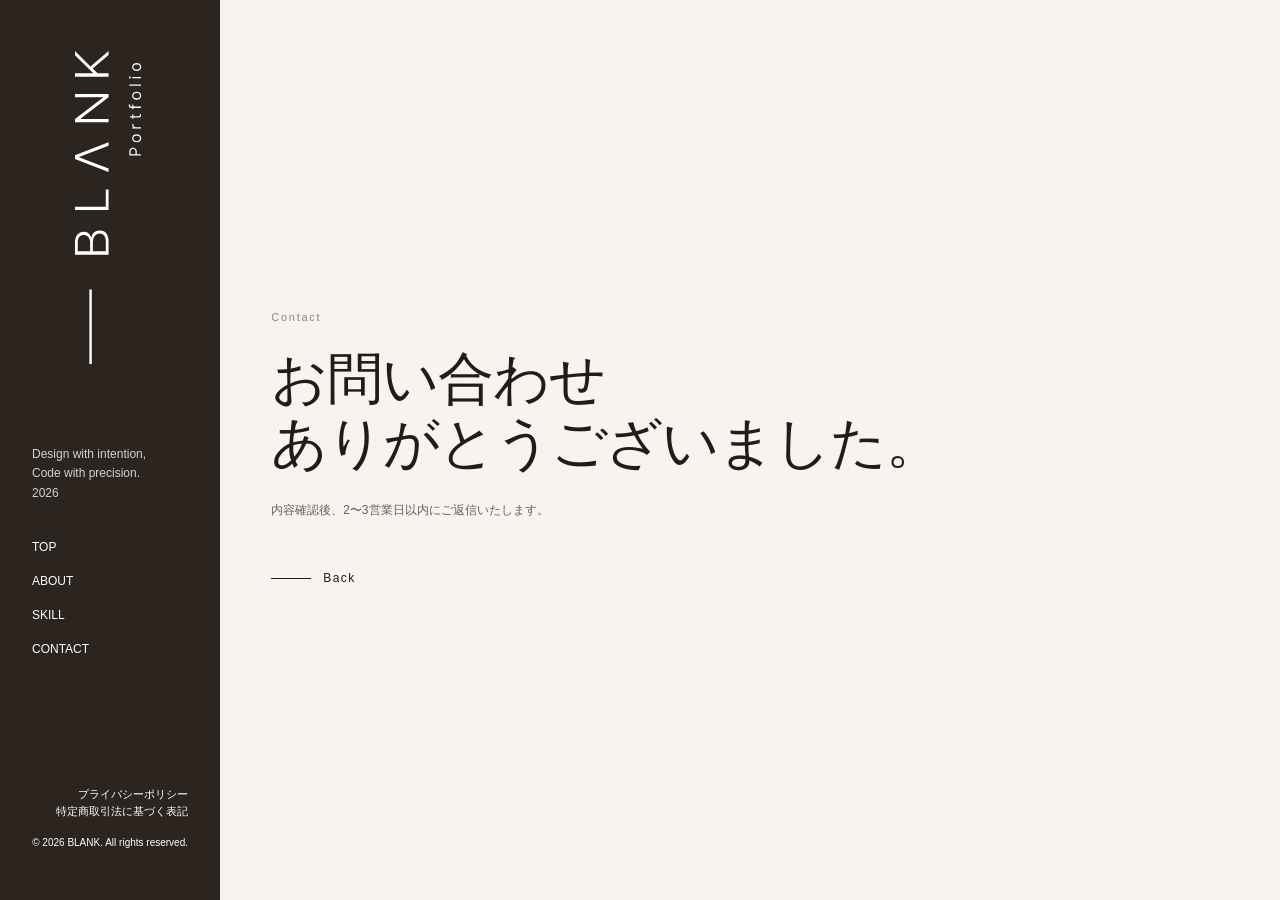
<file: thanks.html>
<!doctype html>
<html lang="ja">
  <head>
    <!-- ==== Basic ==== -->
    <meta charset="UTF-8" />
    <meta name="viewport" content="width=device-width, initial-scale=1.0" />

    <!-- ==== SEO ==== -->
    <title>お問い合わせありがとうございます | BLANK</title>
    <meta name="robots" content="noindex, follow" />

    <!-- Theme -->
    <meta name="theme-color" content="#2F241D" />

    <!-- ==== Icons ==== -->
    <link rel="icon" href="/assets/icon/favicon.svg" type="image/svg+xml" />
    <link rel="alternate icon" href="/assets/icon/favicon.png" />

    <!-- ==== CSS ==== -->
    <link rel="stylesheet" href="style/common.css" />
    <link rel="stylesheet" href="style/other.css" />
  </head>

  <body>
    <!-- モバイルヘッダー -->
    <header class="mobileHeader">
      <button
        class="drawerBtn"
        aria-label="メニュー"
        aria-expanded="false"
        aria-controls="sidebar"
      >
        <span></span>
        <span></span>
        <span></span>
      </button>

      <a href="/" class="mobileLogo">ー BLANK</a>
    </header>

    <!-- 背景 -->
    <div class="drawerOverlay"></div>

    <!-- Sidebar -->
    <aside id="sidebar" class="sidebar">
      <header class="sidebarHeader">
        <h1 class="siteLogo">
          <a href="/">
            <img
              src="assets/icon/logo.svg"
              class="logo"
              alt="BLANK Portfolio"
            />
          </a>
        </h1>

        <div class="headerLead">
          <p>
            Design with intention,
            <br />
            Code with precision.
          </p>

          <span>2026</span>
        </div>

        <nav class="globalNav">
          <ul>
            <li><a href="/">TOP</a></li>
            <li><a href="#about">ABOUT</a></li>
            <li><a href="#skill">SKILL</a></li>
            <li><a href="/contact.html">CONTACT</a></li>
          </ul>
        </nav>
      </header>

      <footer class="sidebarFooter">
        <nav class="footerNav">
          <ul>
            <li><a href="/privacypolicy.html">プライバシーポリシー</a></li>

            <li>
              <a href="/legal.html">特定商取引法に基づく表記</a>
            </li>
          </ul>
        </nav>

        <small class="footerCopy">
          &copy; 2026 BLANK. All rights reserved.
        </small>
      </footer>
    </aside>

    <main class="main thanks">
      <div class="pageInner">
        <p class="otherPageLabel">Contact</p>

        <h1 class="otherPageTitle">
          お問い合わせ
          <br />
          ありがとうございました。
        </h1>

        <p class="otherPageText">
          内容確認後、2〜3営業日以内にご返信いたします。
        </p>

        <a href="/" class="backLink">
          <span></span>
          Back
        </a>
      </div>
    </main>

    <script src="/js/common.js"></script>
  </body>
</html>
</file>
<file: style/common.css>
/* =========================
   Reset
========================= */
*,
*::before,
*::after {
  box-sizing: border-box;
}
* {
  margin: 0;
}
html,
body {
  height: 100%;
}
html {
  font-size: 62.5%;
  scroll-behavior: smooth;
}
body {
  -webkit-font-smoothing: antialiased;
  text-rendering: optimizeLegibility;
}
img,
picture,
video,
canvas,
svg {
  display: block;
  max-width: 100%;
}
input,
button,
textarea,
select {
  font: inherit;
  color: inherit;
}
button {
  border: 0;
  background: none;
  cursor: pointer;
}
a {
  color: inherit;
  text-decoration: none;
}
ul,
ol {
  padding: 0;
  list-style: none;
}
table {
  border-collapse: collapse;
  border-spacing: 0;
}

/* =========================
   Variables
========================= */
:root {
  /* Base */
  --black: #1f1c1a;
  --white: #ffffff;

  /* Greige */
  --greige-100: #f7f4ef;
  --greige-200: #ece7df;
  --greige-300: #d8d1c8;
  --greige-400: #b9aea0;
  --greige-500: #8f8478;
  --greige-600: #675f57;
  --greige-700: #403933;
  --greige-800: #2b241f;

  /* Background */
  --color-bg-default: var(--greige-100);
  --color-bg-subtle: var(--greige-200);
  --color-bg-sidebar: var(--greige-800);

  /* Surface */
  --color-surface-default: var(--white);
  --color-surface-subtle: var(--greige-200);

  /* Text */
  --color-text-primary: var(--black);
  --color-text-secondary: var(--greige-600);
  --color-text-muted: var(--greige-500);
  --color-text-inverse: var(--white);
  --color-text-inverse-muted: rgba(255, 255, 255, 0.45);

  /* Project Accent */
  --project-01: #c88a47;
  --project-02: #7f9b63;
  --project-03: #b56543;
  --project-04: #4c67c9;

  /* Border */
  --color-border-default: var(--greige-300);
  --color-border-subtle: var(--greige-200);
  --color-border-inverse: rgba(255, 255, 255, 0.2);

  /* Overlay */
  --color-overlay: rgba(15, 15, 13, 0.4);

  /* Font Family */
  --ff-en: "Inter", sans-serif;
  --ff-ja: "Noto Sans JP", sans-serif;
  --ff-serif: "Noto Serif JP", serif;

  /*  Font Size  */
  --fs-display: clamp(4rem, 6vw, 8rem);
  --fs-xxl: clamp(4rem, 5vw, 5.6rem);
  --fs-xl: clamp(3.2rem, 4vw, 4.4rem);
  --fs-lg: clamp(2.6rem, 3vw, 3.4rem);
  --fs-md: clamp(2rem, 2vw, 2.6rem);
  --fs-base: clamp(1.4rem, 1vw, 1.6rem);
  --fs-sm: clamp(1.2rem, 0.9vw, 1.4rem);
  --fs-xs: 1.1rem;
  --fs-micro: 1rem;

  /*  Line Height  */
  --lh-none: 1;
  --lh-tight: 1.2;
  --lh-base: 1.6;
  --lh-relaxed: 1.8;

  /*  Spacing  */
  --space-2xs: 4px;
  --space-xs: 8px;
  --space-sm: 12px;
  --space-md: 16px;
  --space-lg: 24px;
  --space-xl: 32px;
  --space-2xl: 48px;
  --space-3xl: 64px;
  --space-4xl: 96px;

  /*  Content Width  */
  --content-sm: 560px;
  --content-md: 760px;
  --content-lg: 960px;
  --content-xl: 1200px;
  --content-2xl: 1400px;

  /* Layout */
  --mobile-header-height: 64px;
  --sidebar-width: 220px;
  --info-height: 140px;
  --info-height-mobile: 290px;
  --card-width: clamp(220px, 18vw, 250px);
  --card-ratio: 16 / 10;

  /*  Content Padding(左右)  */
  --content-padding: clamp(3.2rem, 4vw, 6.4rem);

  /*  Section  */
  --section-space: clamp(6.4rem, 8vw, 10rem);

  /*  Border Radius  */
  --radius-sm: 2px;
  --radius-md: 4px;
  --radius-round: 999px;

  /*  Shadow  */
  --shadow-sm: 0 2px 8px rgb(0 0 0 / 8%);

  /* Z-index */
  --z-info: 100;
  --z-header: 200;
  --z-overlay: 300;
  --z-sidebar: 400;
  --z-modal: 500;

  /*  Transition  */
  --transition-fast: 0.2s ease;
  --transition-base: 0.3s ease;
  --transition-slow: 0.5s cubic-bezier(0.22, 0.61, 0.36, 1);
}

/* =========================
   Base
========================= */
body {
  background: var(--color-bg-default);
  font-size: var(--fs-base);
  font-family: var(--ff-ja);
  line-height: var(--lh-base);
  color: var(--color-text-primary);
}
h1,
h2,
h3,
h4,
h5,
h6 {
  font-weight: 400;
  font-family: var(--ff-en);
  line-height: var(--lh-tight);
}
img {
  height: auto;
}

/* =========================
   Components
========================= */
/* Text Link */
.textLink {
  display: inline-flex;
  align-items: center;

  gap: var(--space-sm);
  width: fit-content;

  font-size: var(--fs-xs);
  font-family: var(--ff-en);
  letter-spacing: 0.12em;
  color: var(--color-text-primary);
}
.textLink::after {
  display: inline-block;
  transition: transform var(--transition-base);
  content: "→";
}
.textLink:hover {
  opacity: 0.6;
}
.textLink:hover::after {
  transform: translateX(6px);
}

/* BackBtn */
.backLink {
  display: inline-flex;
  align-items: center;
  gap: var(--space-sm);

  padding: 0;
  border: 0;
  background: transparent;

  font-size: var(--fs-sm);
  font-family: inherit;
  letter-spacing: 0.12em;
  color: inherit;

  cursor: pointer;
  transition: var(--transition-base);
}
.backLink:hover {
  gap: var(--space-xl);
}
.backLink span {
  width: 40px;
  height: 1px;
  background: currentColor;
}

/* =========================
   Utility
========================= */
/* Visual */
.visual {
  overflow: hidden;
}
.visual img {
  width: 100%;
  height: 100%;
  object-fit: cover;
}

/* =========================
   Mobile Header
========================= */
.mobileHeader {
  display: flex;
  position: fixed;
  top: 0;
  right: 0;
  left: 0;
  z-index: var(--z-header);

  justify-content: center;
  align-items: center;

  height: var(--mobile-header-height);
  padding-inline: var(--content-padding);

  background: var(--color-bg-default);
  border-bottom: 1px solid var(--color-border-default);
}

/* Drawer Btn */
.drawerBtn {
  display: flex;
  position: absolute;
  left: var(--space-lg);
  z-index: 1;

  justify-content: center;
  align-items: center;

  width: 40px;
  height: 40px;
}
.drawerBtn span {
  position: absolute;
  width: 24px;
  height: 2px;

  background: var(--color-text-primary);

  transition: var(--transition-base);
}
.drawerBtn span:nth-child(1) {
  transform: translateY(-7px);
}
.drawerBtn span:nth-child(3) {
  transform: translateY(7px);
}
.drawerBtn.is-open span:nth-child(1) {
  transform: rotate(45deg);
}
.drawerBtn.is-open span:nth-child(2) {
  opacity: 0;
}
.drawerBtn.is-open span:nth-child(3) {
  transform: rotate(-45deg);
}

/* Mobile Logo */
.mobileLogo {
  font-size: var(--fs-sm);
  font-family: var(--ff-en);
  letter-spacing: 0.25em;
}

@media (width >= 1100px) {
  .mobileHeader {
    display: none;
  }
}

/* =========================
   Drawer Overlay
========================= */
.drawerOverlay {
  position: fixed;

  z-index: var(--z-overlay);
  background: var(--color-overlay);
  opacity: 0;

  transition: var(--transition-base);
  inset: 0;
  visibility: hidden;
}
.drawerOverlay.is-open {
  opacity: 1;
  visibility: visible;
}

/* =========================
   Sidebar
========================= */
.sidebar {
  display: flex;
  position: fixed;
  top: 0;
  left: 0;
  z-index: var(--z-sidebar);

  transform: translateX(-100%);
  flex-direction: column;

  width: var(--sidebar-width);
  height: 100vh;
  padding: var(--content-padding);

  background: var(--color-bg-sidebar);
  color: var(--color-text-inverse);

  transition: transform var(--transition-slow);
  overflow-y: auto;
}
.sidebar.is-open {
  transform: translateX(0);
}

/* Sidebar Scrollbar */
.sidebar::-webkit-scrollbar {
  width: 6px;
}
.sidebar::-webkit-scrollbar-thumb {
  border-radius: var(--radius-round);
  background: var(--color-border-inverse);
}
.sidebar::-webkit-scrollbar-track {
  background: transparent;
}

/* Sidebar Header */
.sidebarHeader {
  display: flex;
  flex-direction: column;
  gap: var(--space-xl);
}
.siteLogo {
  align-self: center;
}
.logo {
  width: clamp(60px, 8vw, 70px);
  height: auto;
}
.headerLead {
  margin-top: var(--space-2xl);
  font-size: var(--fs-sm);

  font-weight: 300;
  font-family: var(--ff-en);
  line-height: var(--lh-base);
  opacity: 0.8;
}
.headerLead span {
  font-size: var(--fs-sm);
}

/* Global Nav */
.globalNav ul {
  display: flex;
  flex-direction: column;
  gap: var(--space-sm);

  font-size: var(--fs-sm);
}
.globalNav a {
  display: inline-flex;
  align-items: center;
  gap: 0;

  transition: var(--transition-base);
}
.globalNav a::before {
  width: 0;
  height: 1px;

  background: currentColor;

  transition: width var(--transition-slow);
  content: "";
}
.globalNav a:hover {
  gap: var(--space-xs);
}
.globalNav a:hover::before {
  width: 16px;
}

/* Sidebar Footer */
.sidebarFooter {
  margin-top: auto;
  text-align: end;
}
.footerNav {
  margin-top: var(--space-md);
  font-size: var(--fs-xs);
}
.footerNav a {
  display: inline-block;
  transition: var(--transition-base);
}
.footerNav a:hover {
  transform: translateX(-8px);
}
.footerCopy {
  display: block;
  padding-top: var(--space-md);

  font-size: var(--fs-micro);
  line-height: var(--lh-tight);
}

@media (width >= 1100px) {
  .sidebar {
    transform: translateX(0);
    padding-inline: var(--space-xl);
    inset: 0 auto 0 0;
  }
  .main {
    min-height: 100vh;
    margin-left: var(--sidebar-width);
  }
}

/* =========================
   Panel Open
========================= */

body.is-panel-open {
  overflow: hidden;
}
</file>
<file: style/index.css>
/* =========================
   Works
========================= */
.worksSection {
  min-height: 100vh;
  padding-top: calc(var(--mobile-header-height) + var(--section-space));
  padding-bottom: var(--section-space);
  padding-inline: var(--content-padding);
}
.sectionHeader {
  display: flex;
  flex-direction: column;

  gap: var(--space-md);
  margin-bottom: var(--space-3xl);
}
.sectionTitle {
  display: flex;
  align-items: center;

  gap: var(--space-md);
}
.sectionLine {
  width: 3rem;
  height: 1px;
  background: currentColor;
}
.sectionTitle h2 {
  font-size: var(--fs-lg);
  line-height: var(--lh-none);
  letter-spacing: 0.04em;
}
.sectionCopy {
  font-size: var(--fs-xs);
  text-align: right;
  color: var(--color-text-secondary);
}

/* Works Grid */
.worksGrid {
  display: grid;
  position: relative;

  gap: var(--space-2xl);
}

/* =========================
   Work Card
========================= */
.workCard {
  position: relative;
}
.workCardButton {
  display: block;
  width: 100%;
  padding: 0;

  text-align: left;
}

/* Work Number */
.workNumber {
  display: grid;
  position: absolute;
  top: 0;
  left: 0;
  z-index: 1;
  align-items: center;

  width: 4rem;
  height: 4rem;

  background: var(--color-bg-subtle);

  font-size: var(--fs-xs);
  font-family: var(--ff-en);
  line-height: var(--lh-none);
  letter-spacing: 0.08em;
  color: var(--project-color);

  justify-items: center;
}

/* Work Visual */
.workVisual {
  width: 100%;
  background: var(--color-bg-subtle);
  aspect-ratio: var(--card-ratio);
}
.workVisual img {
  transition: transform var(--transition-slow);
  object-position: top;
}
.workCardButton:hover .workVisual img {
  transform: scale(1.03);
}

/* Work Card Body */
.cardBody {
  display: flex;
  flex-direction: column;
  justify-content: space-between;
  align-items: flex-start;

  gap: var(--space-md);
  padding-top: var(--space-md);
}
.cardInfo h3 {
  margin-bottom: var(--space-xs);

  font-size: var(--fs-sm);
  line-height: var(--lh-tight);
  letter-spacing: 0.04em;
}
.cardInfo p {
  font-size: var(--fs-xs);
  color: var(--color-text-secondary);
}
.workCardButton .textLink {
  margin-left: auto;
  font-size: var(--fs-sm);

  flex-shrink: 0;
}
.workCard:hover .textLink::after {
  transform: translateX(6px);
}

/* =========================
   Coming Soon
========================= */
.comingSoonVisual {
  display: grid;
  place-items: center;
}
.comingSoonVisual p {
  font-size: var(--fs-xs);
  font-family: var(--ff-en);
  letter-spacing: 0.12em;
  color: var(--color-text-muted);
}

/* =========================
   Info Section
========================= */
.infoSection {
  display: grid;
  border-top: 1px solid var(--color-border-default);
}
.infoAccordion {
  border-bottom: 1px solid var(--color-border-default);
}

/* Info Accordion Title */
.infoAccordion summary {
  display: flex;
  justify-content: space-between;
  align-items: center;

  padding: var(--space-md) var(--content-padding);

  font-size: var(--fs-sm);
  font-family: var(--ff-en);
  letter-spacing: 0.08em;
  cursor: pointer;
}
.infoAccordion summary::after {
  font-family: var(--ff-en);
  color: var(--color-text-muted);
  content: "+";
}
.infoAccordion[open] summary::after {
  content: "−";
}

/* Info Accordion Body */
.infoBody {
  padding: 0 var(--content-padding) var(--space-xl);
  font-size: var(--fs-xs);
  color: var(--color-text-secondary);
}

/* Info About */
.aboutBox .infoBody {
  max-width: 48rem;
}

/* Info Skill */
.skillBox .infoBody {
  display: flex;
  flex-wrap: wrap;
  gap: var(--space-md);
}
.skillBox li {
  display: flex;
  align-items: center;

  gap: var(--space-xs);
  font-family: var(--ff-en);
}
.skillBox li img {
  width: 1.6rem;
  height: 1.6rem;
}

/* Info Contact */
.contactTitle {
  gap: var(--space-md);
}
.contactTitle small {
  margin-left: auto;

  font-size: var(--fs-micro);
  font-family: var(--ff-ja);
  letter-spacing: 0;
  color: var(--color-text-muted);
}
.contactGrid {
  display: grid;
  gap: var(--space-md);
}
.contactItem {
  display: flex;
  align-items: center;

  gap: var(--space-sm);
  font-family: var(--ff-en);
  color: var(--color-text-primary);
}
.contactItem img {
  width: 1.6rem;
  height: 1.6rem;
}

/* =========================
   Work Panel
========================= */
.workPanelArea {
  position: fixed;
  z-index: var(--z-modal);
  pointer-events: none;
  inset: 0;

  visibility: hidden;
}
.workPanelArea.is-open {
  pointer-events: auto;
  visibility: visible;
}

/* Overlay */
.workPanelOverlay {
  position: absolute;
  z-index: 0;

  background: var(--color-overlay);
  opacity: 0;

  transition: opacity var(--transition-base);
  inset: 0;
}
.workPanelArea.is-open .workPanelOverlay {
  opacity: 1;
}

/* Panel */
.workPanel {
  position: absolute;
  z-index: 1;
  transform: translateY(24px);

  width: 100%;
  height: 100%;
  max-height: none;

  background: var(--color-bg-default);

  opacity: 0;

  transition:
    opacity var(--transition-base),
    transform var(--transition-slow);
  inset: 0;

  overflow-y: auto;
  -webkit-overflow-scrolling: touch;
}
.workPanel.is-active {
  transform: translateY(0);
  opacity: 1;
}

/* Panel Inner */
.workPanelInner {
  min-height: 100%;
}

/* Panel Header */
.workPanelHeader {
  display: flex;
  position: sticky;
  top: 0;
  z-index: 2;

  justify-content: space-between;
  align-items: center;

  min-height: var(--mobile-header-height);
  padding-inline: var(--content-padding);

  background: var(--color-bg-default);
  border-bottom: 1px solid var(--color-border-default);
}

/* Panel Back */
.workPanelClose {
  display: inline-flex;
  align-items: center;
  gap: var(--space-sm);

  min-height: 44px;
  padding: 0;

  font-size: var(--fs-xs);
  font-family: var(--ff-en);
  letter-spacing: 0.12em;
  color: var(--color-text-primary);

  cursor: pointer;

  transition: transform var(--transition-base);
}
.backLine {
  width: 28px;
  height: 1px;

  background: currentColor;
}
.workPanelClose > span:last-child {
  transition: transform var(--transition-base);
}
.workPanelClose:hover > span:last-child {
  transform: translateX(var(--space-sm));
}

/* Panel Number */
.workPanelNumber {
  font-size: var(--fs-xs);
  font-family: var(--ff-en);
  letter-spacing: 0.2em;
  color: var(--project-color);
}

/* Panel Slider */
.workSlider {
  padding: var(--space-lg) var(--content-padding) 0;
}

/* Main Visual */
.workSliderViewport {
  width: 100%;
  overflow: hidden;
}
.workSliderTrack {
  display: flex;
  width: 100%;

  transition: transform var(--transition-slow);
}

/* Slide */
.workSlide {
  flex: 0 0 100%;
  min-width: 0;
}

/* Slide Visual */
.workSlideVisual {
  width: 100%;

  background: var(--color-bg-subtle);
  aspect-ratio: 16 / 10;
}
.workSlideVisual img {
  object-position: top;
}

/* Caption */
.workSlideCaption {
  padding-top: var(--space-xs);

  font-size: var(--fs-micro);
  line-height: var(--lh-base);
  color: var(--color-text-muted);
}

/* Panel Thumbnail */
.workSliderThumbs {
  display: flex;

  gap: var(--space-xs);

  margin-top: var(--space-md);

  overflow-x: auto;
  scrollbar-width: none;
}
.workSliderThumbs::-webkit-scrollbar {
  display: none;
}
.workSliderThumb {
  flex: 0 0 80px;

  width: 80px;
  height: auto;
  padding: 0;

  border: 1px solid transparent;
  background: var(--color-bg-subtle);
  opacity: 0.5;

  cursor: pointer;

  transition:
    opacity var(--transition-fast),
    border-color var(--transition-fast);
  aspect-ratio: 16 / 10;
}

/* Active Thumbnail */
.workSliderThumb[aria-selected="true"] {
  opacity: 1;
  border-color: var(--color-text-primary);
}
.workSliderThumb:hover {
  opacity: 1;
}

/* Panel Slider Controls */
.workSliderControls {
  display: flex;
  justify-content: space-between;
  align-items: center;

  margin-top: var(--space-md);
}
.workSliderButton {
  display: inline-flex;
  justify-content: center;
  align-items: center;

  width: 40px;
  height: 40px;
  padding: 0;

  font-family: var(--ff-en);
  color: var(--color-text-primary);

  cursor: pointer;

  transition: opacity var(--transition-fast);
}
.workSliderButton:hover {
  opacity: 0.5;
}
.workSliderCounter {
  display: flex;
  align-items: center;
  gap: var(--space-2xs);

  font-size: var(--fs-micro);
  font-family: var(--ff-en);
  letter-spacing: 0.08em;
  color: var(--color-text-muted);
}

/* Panel Detail */
.workPanelDetail {
  display: flex;
  flex-direction: column;
  gap: var(--space-lg);

  padding: var(--space-2xl) var(--content-padding) var(--space-3xl);
}

/* Header */
.workDetailHeader {
  display: flex;
  flex-direction: column;
  gap: var(--space-2xs);
}
.workDetailHeader h2 {
  font-size: var(--fs-md);
  font-family: var(--ff-en);
  line-height: var(--lh-tight);
  letter-spacing: 0.03em;
}
.workDetailCategory {
  font-size: var(--fs-xs);
  color: var(--color-text-secondary);
}

/* Panel Meta */
.workDetailMeta {
  display: grid;
  gap: var(--space-sm);

  padding-block: var(--space-md);
  grid-template-columns: repeat(3, 1fr);

  border-top: 1px solid var(--color-border-default);
  border-bottom: 1px solid var(--color-border-default);
}
.workDetailMeta div {
  display: flex;
  flex-direction: column;
  gap: var(--space-2xs);
}
.workDetailMeta dt {
  font-size: var(--fs-micro);
  font-family: var(--ff-en);
  letter-spacing: 0.08em;
  color: var(--color-text-muted);
}
.workDetailMeta dd {
  font-size: var(--fs-micro);
  line-height: var(--lh-base);
}

/* Project Link */
.workDetailLink {
  margin-top: var(--space-sm);
}

/* =========================
   Tablet
========================= */
@media (width >= 768px) {
  /* Works Grid */
  .worksGrid {
    grid-template-columns: repeat(2, 1fr);
    column-gap: var(--space-3xl);
    row-gap: var(--space-4xl);
  }

  /* Info */
  .infoSection {
    grid-template-columns: repeat(3, 1fr);
  }
  .infoAccordion {
    min-height: var(--info-height);
    border-right: 1px solid var(--color-border-default);
    border-bottom: 0;
  }
  .infoAccordion:last-child {
    border-right: 0;
  }
  .infoAccordion summary::after {
    display: none;
  }
  .infoBody {
    padding: 0 var(--space-lg) var(--space-lg);
  }
  .skillBox .infoBody {
    display: grid;
    grid-template-columns: repeat(2, 1fr);
  }
  .contactGrid {
    gap: var(--space-xs);
  }

  /* Work Panel */
  .workPanel {
    top: 50%;
    right: auto;
    bottom: auto;
    left: 50%;

    transform: translate(-50%, calc(-50% + 24px));

    width: min(calc(100% - (var(--content-padding) * 2)), var(--content-xl));

    height: auto;
    max-height: calc(100vh - (var(--content-padding) * 2));

    overflow-y: auto;
  }
  .workPanel.is-active {
    transform: translate(-50%, -50%);
  }
  .workSlider {
    padding-top: var(--space-xl);
  }
  .workSliderThumb {
    width: 100px;
    flex-basis: 100px;
  }
}

/* =========================
   PC
========================= */
@media (width >= 1100px) {
  /* Works */
  .sectionHeader {
    flex-direction: column;
    align-items: flex-start;
    gap: var(--space-sm);
  }
  .sectionCopy {
    margin-left: auto;
  }
  .worksGrid {
    gap: var(--space-3xl);
  }
  .workCard:nth-child(n) {
    transform: none;
  }

  /* Info */
  .infoSection {
    margin-bottom: 0;
  }
  .infoAccordion summary {
    padding-inline: var(--content-padding);
  }
  .infoBody {
    padding-inline: var(--content-padding);
  }

  /* Work Panel */
  .workPanel {
    width: min(calc(100% - (var(--content-padding) * 2)), var(--content-xl));

    max-height: calc(100vh - (var(--content-padding) * 2));

    overflow: hidden;
  }
  .workPanelInner {
    display: grid;

    min-height: 0;
    grid-template-columns:
      minmax(0, 1.2fr)
      minmax(320px, 0.8fr);
  }

  /* Header */
  .workPanelHeader {
    position: absolute;
    top: 0;
    right: 0;
    left: 0;

    background: transparent;

    border-bottom: 0;
  }

  /* Slider */
  .workSlider {
    display: flex;
    flex-direction: column;

    min-width: 0;
    padding: var(--space-3xl) var(--space-lg) var(--space-lg);
  }

  /* Thumbnails */
  .workSliderThumbs {
    margin-top: var(--space-md);
  }
  .workSliderThumb {
    width: 76px;
    flex-basis: 76px;
  }

  /* Controls */
  .workSliderControls {
    margin-top: auto;
    padding-top: var(--space-sm);
  }

  /* Detail */
  .workPanelDetail {
    justify-content: center;

    min-width: 0;
    min-height: 100%;

    padding: var(--space-4xl) var(--space-2xl);

    border-left: 1px solid var(--color-border-default);
  }
  .workDetailHeader h2 {
    font-size: var(--fs-lg);
  }
  .workDetailMeta {
    gap: var(--space-md);
    grid-template-columns: 1fr;
  }
  .workDetailLink {
    margin-top: var(--space-lg);
  }
}

/* =========================
   PC Large
========================= */

@media (width >= 1400px) {
  .workPanelDetail {
    padding-inline: var(--space-3xl);
  }
}
</file>
<file: style/style.css>
/* =========================
Variables
=====================*/

:root {
  /* Font Size */
  --fs-xxl: clamp(4rem, 4vw, 4.8rem);
  --fs-xl: clamp(3.4rem, 3vw, 4rem);
  --fs-lg: clamp(3rem, 2.5vw, 3.4rem);
  --fs-md: clamp(2.6rem, 2vw, 3rem);
  --fs-sm: clamp(2.2rem, 1.8vw, 2.6rem);
  --fs-xs: clamp(1.9rem, 1.6vw, 2.2rem);
  --fs-xxs: clamp(1.6rem, 1.4vw, 1.8rem);
  --fs-base: clamp(1.4rem, 1vw, 1.6rem);
  --fs-smBase: clamp(1.3rem, 0.9vw, 1.5rem);
  --fs-tiny: clamp(1.2rem, 0.8vw, 1.3rem);
  --fs-caption: clamp(1.1rem, 0.7vw, 1.2rem);
  --fs-micro: 1rem;

  /* Spacing */
  --space-2xs: 4px;
  --space-xs: 8px;
  --space-sm: 12px;
  --space-md: 16px;
  --space-lg: 24px;
  --space-xl: 32px;
  --space-2xl: 48px;
  --space-3xl: 64px;
  --space-4xl: 96px;
  --space-5xl: 128px;

  /* Width */
  --content-xs: 420px;
  --content-sm: 560px;
  --content-md: 760px;
  --content-lg: 960px;
  --content-xl: 1200px;
  --content-2xl: 1400px;

  /* Layout */
  --mobile-header-height: 64px;
  --mobile-bottom-height: 64px;
  --sidebar-width: 220px;
  --info-height: 140px;
  --info-height-mobile: 290px;
  --card-width: clamp(220px, 18vw, 250px);
  --card-ratio: 16 / 10;

  /* Work */
  --work-visual-height: clamp(160px, 13vw, 400px);
  --work-detail-width: 480px;
  --work-gap: clamp(32px, 4vw, 64px);

  /* Section */
  --section-space: clamp(100px, 10vw, 160px);
  --section-space-sm: 80px;

  /* Radius */
  --radius-xs: 4px;
  --radius-sm: 6px;
  --radius-md: 8px;
  --radius-lg: 12px;
  --radius-xl: 16px;
  --radius-2xl: 24px;
  --radius-round: 999px;

  /* shadow */
  --shadow-sm: 0 2px 8px rgba(0, 0, 0, 0.06);
  --shadow-md: 0 8px 20px rgba(0, 0, 0, 0.08);
  --shadow-lg: 0 16px 40px rgba(0, 0, 0, 0.12);
}

/* index/worksGrid */
.worksGrid {
  display: grid;
  position: relative;

  gap: var(--space-2xl);

  transition:
    opacity var(--transition),
    visibility 0s linear var(--transition);

  grid-template-columns: repeat(auto-fit, minmax(240px, 1fr));
}

.worksShelf {
  position: absolute;
  top: calc(var(--work-visual-height) + var(--space-lg));
  right: calc(var(--space-xl) * -1);
  left: calc(var(--space-xl) * -1);

  height: 1px;
  background: var(--color-border-default);
  pointer-events: none;
}

/* index/workVisualNumber */
.workVisualNumber {
  position: absolute;
  top: -12px;
  left: -12px;

  z-index: var(--z-base);
  padding: var(--space-xs) var(--space-sm);

  background: var(--color-bg-subtle);

  font-size: var(--fs-tiny);
  font-weight: 600;
  font-family: var(--ff-en);
  letter-spacing: 0.12em;
}

/* index/workBodyLink */
.workCardButton:hover .viewLink {
  gap: var(--space-lg);
}

/* index/workPanelArea */
.workPanelArea {
  display: grid;

  position: fixed;

  top: 0;
  right: 0;
  bottom: 0;
  left: var(--sidebar-width);

  z-index: var(--z-modal);

  box-sizing: border-box;
  padding: var(--space-2xl);

  pointer-events: none;
  overflow-y: auto;

  visibility: hidden;

  place-items: center;
}
.workPanelArea.is-open {
  pointer-events: auto;
  visibility: visible;
}
/* index/workPanelOverlay */
.workPanelOverlay {
  position: fixed;

  top: 0;
  right: 0;
  bottom: 0;
  left: var(--sidebar-width);

  background: var(--color-overlay);

  opacity: 0;

  pointer-events: none;

  transition: opacity var(--transition-slow);
}

.workPanelArea.is-open .workPanelOverlay {
  opacity: 1;
}

/* index/workPanelContent */
.workPanelContent {
  display: grid;

  gap: var(--space-3xl);
  min-height: 0;

  grid-template-columns:
    minmax(0, 1.4fr)
    minmax(280px, 1fr);
}
.workPanel {
  display: flex;
  position: relative;

  z-index: 1;

  flex-direction: column;

  width: min(100%, var(--content-2xl));
  height: 640px;

  margin-inline: auto;
  padding: var(--space-2xl);

  background: var(--color-bg-default);

  opacity: 0;
  pointer-events: none;
  grid-area: 1 / 1;

  visibility: hidden;
}
.workPanel.is-open {
  transform: translateY(0) scale(1);

  opacity: 1;
  pointer-events: auto;
  visibility: visible;

  transition-delay: 0s;
}

/* index/workPanelVisual */
.workPanelVisual {
  transform: translateX(24px);
  min-width: 0;
  min-height: 0;
  opacity: 0;

  transition:
    opacity var(--transition),
    transform var(--transition);
}
.workPanel.is-open .workPanelVisual {
  transform: translateX(0);
  opacity: 1;

  transition-delay: 0.1s;
}
.workPanelVisual img {
  object-position: top;
}

/* index/workPanelDetail */
.workPanelDetail {
  transform: translateX(24px);
  min-width: 0;
  min-height: 0;

  opacity: 0;

  transition:
    opacity var(--transition),
    transform var(--transition);

  overflow-y: auto;
}
.workPanel.is-open .workPanelDetail {
  transform: translateX(0);

  opacity: 1;

  transition-delay: 0.25s;
}

/* index/DetailHeader */
.workDetailHeader {
  padding-bottom: var(--space-lg);
  border-bottom: 1px solid var(--color-border-default);
}
.workDetailNumber {
  display: block;

  font-size: var(--fs-caption);
  font-family: var(--ff-en);
  letter-spacing: 0.12em;
}
.workDetailHeader h3 {
  margin-bottom: var(--space-xs);

  font-size: var(--fs-lg);
  font-weight: 500;
  font-family: var(--ff-en);

  line-height: var(--lh-tight);
  letter-spacing: 0.12em;

  color: var(--color-text-primary);
}
.workDetailHeader p {
  font-size: var(--fs-caption);
  color: var(--color-text-muted);
}

/* index/workDetailDescription */
.workDetailDescription {
  max-width: 56ch;
  margin-top: var(--space-lg);

  font-size: var(--fs-smBase);
  line-height: var(--lh-relaxed);
  color: var(--color-text-secondary);
}

/* index/workDetail/Meta */
.workDetailMeta {
  display: grid;
  gap: var(--space-lg);
  margin-top: var(--space-xl);
  padding-block: var(--space-lg);

  grid-template-columns: repeat(3, 1fr);

  border-top: 1px solid var(--color-border-subtle);
  border-bottom: 1px solid var(--color-border-subtle);
}
.workDetailMeta div {
  min-width: 0;
}
.workDetailMeta dt,
.workDetailConcept > span,
.workDetailTech > span {
  font-size: var(--fs-tiny);
  font-family: var(--ff-en);
  letter-spacing: 0.16em;
  color: var(--color-text-muted);
}
.workDetailMeta dd {
  font-size: var(--fs-caption);
  line-height: var(--lh-relaxed);
  color: var(--color-text-primary);
}

/* index/workDetailConcept */
.workDetailConcept {
  margin-top: var(--space-xl);
}
.workDetailConcept > span,
.workDetailTech > span {
  display: block;
}
.workDetailConcept p {
  max-width: 64ch;

  font-size: var(--fs-caption);
  line-height: var(--lh-relaxed);
  color: var(--color-text-secondary);
}
.workDetailLink {
  margin-top: var(--space-2xl);
}

/* index/workBackButton */
.workBackButton {
  transform: translateY(8px);

  margin-top: var(--space-xl);
  opacity: 0;
  pointer-events: none;

  transition:
    opacity var(--transition),
    transform var(--transition);
  align-self: flex-start;
}

.workPanel.is-open .workBackButton {
  transform: translateY(0);
  opacity: 1;
  pointer-events: auto;

  transition-delay: 0.45s;
}

/* index/Coming Soon */
.workCardComingSoon {
  position: relative;
}
.comingSoonVisual {
  display: flex;
  justify-content: center;
  align-items: center;
  height: var(--work-visual-height);

  border: 1px solid var(--color-border-subtle);
}
.comingSoonVisual p {
  font-size: var(--fs-caption);
  font-family: var(--ff-en);
  letter-spacing: 0.18em;

  color: var(--color-text-muted);
  text-transform: uppercase;
}

/* index/Info */
.infoSection {
  display: grid;
  position: fixed;
  right: 0;
  bottom: 0;
  left: var(--sidebar-width);
  z-index: var(--z-info);
  height: var(--info-height);

  background: var(--color-bg-default);
  grid-template-columns:
    1fr
    0.8fr
    1.4fr;
}
.infoSection::before {
  position: absolute;
  top: 0;
  right: 80px;
  left: 80px;

  height: 1px;
  background: var(--color-border-default);
  content: "";
}

/* index/infoAccordion */
.infoAccordion {
  padding: var(--space-md);
}
.infoAccordion summary {
  display: flex;
  justify-content: space-between;
  align-items: center;
  padding-left: var(--space-md);

  font-size: var(--fs-base);
  color: var(--color-text-secondary);
  cursor: default;

  transition: color var(--transition);
  list-style: none;
}
.infoAccordion summary::-webkit-details-marker {
  display: none;
}

/* index/+/- */
.infoAccordion summary::after {
  display: none;
  font-size: 2.2rem;
  font-weight: 300;
  line-height: 1;

  content: "+";
}
.infoAccordion[open] summary {
  color: var(--color-text-primary);
}
.infoAccordion[open] summary::after {
  content: "−";
}

/* index/infoBoxの線 */
.aboutBox,
.skillBox {
  position: relative;
}
.aboutBox::after,
.skillBox::after {
  position: absolute;
  top: 50%;
  right: 0;
  transform: translateY(-50%);
  width: 1px;
  height: 60%;

  background: var(--color-border-default);
  content: "";
}

/* index/infoBox */
.infoBody {
  margin-top: var(--space-sm);
  margin-inline: auto;
  font-size: var(--fs-tiny);
}

/* index/aboutBox */
.aboutBox .infoBody {
  max-width: 26rem;
}

/* index/skillBox */
.skillBox ul {
  display: grid;
  gap: var(--space-xs);
  width: fit-content;
  grid-template-columns: 1.2fr 1fr;
}
.skillBox li {
  display: flex;
  align-items: center;
  gap: var(--space-xs);
}
.skillBox img {
  width: 20px;
  object-fit: contain;
}

/* index/contactBox */
.contactTitle small {
  margin-left: var(--space-sm);
  font-size: var(--fs-caption);
  font-weight: 400;
  letter-spacing: 0.05em;
  color: var(--color-text-secondary);
}
.contactGrid {
  display: grid;
  padding-bottom: var(--space-xs);
  grid-template-columns: 1fr 1.4fr 1fr;
}
.contactItem {
  display: flex;
  flex-direction: column;
  align-items: center;
  padding: var(--space-xs);

  transition: color var(--transition);
}
.contactItem:not(:last-child) {
  border-right: 1px solid var(--color-border-default);
}
.contactItem:hover {
  color: var(--color-text-secondary);
}
.contactItem img {
  width: 20px;
  height: 20px;
  object-fit: contain;
  transition: var(--transition);
}
.contactItem:hover img {
  transform: translateY(-3px) scale(1.1);
}
.contactItem span {
  text-align: center;
}

/* --------------------------
page.html
-------------------------- */
.sectionHeader {
  margin-bottom: var(--space-5xl);
}
.sectionEyebrow {
  margin-bottom: var(--space-sm);

  font-size: var(--fs-smBase);
  letter-spacing: 0.2em;

  color: var(--color-text-muted);
  text-transform: uppercase;
}
.sectionHeader h1 {
  font-size: var(--fs-xl);
}
.error404 .pageInner,
.comingSoon .pageInner,
.thanks .pageInner {
  display: flex;
  flex-direction: column;
  justify-content: center;
  align-items: center;
  gap: var(--space-xl);

  min-height: 100vh;
  text-align: center;
}

/* --------------------------
404.html
-------------------------- */
.errorCode,
.comingSoonCode {
  font-size: clamp(6rem, 12vw, 10rem);
  font-weight: 300;
  line-height: var(--lh-tight);
  letter-spacing: 0.08em;

  color: var(--color-text-primary);
}
/* 404.html/タイトル */
.errorTitle,
.comingSoonTitle {
  font-size: var(--fs-xl);
  letter-spacing: 0.12em;
}

/* 404.html/本文 */
.errorText,
.comingSoonText {
  max-width: 40rem;
  margin-bottom: var(--space-3xl);

  line-height: var(--lh-base);
  color: var(--color-text-secondary);
}

/* --------------------------
contact.html
-------------------------- */
/* contact.html/contactHeader */
.contactHeader {
  margin-bottom: var(--space-4xl);
}
.contactLead {
  margin-top: var(--space-lg);
}

/* contact.html/contactForm */
.contactForm {
  display: flex;
  flex-direction: column;
  gap: var(--space-xl);
}

/* contact.html/btn */
.contactSubmit {
  display: flex;
  flex-direction: column;
  gap: var(--space-sm);
  width: fit-content;

  border: none;
  background: none;
  font: inherit;

  color: inherit;
  cursor: pointer;
}
.contactLabel {
  font-size: var(--fs-base);
  letter-spacing: 0.08em;
}

/* contact.html/下段 */
.contactArrow {
  position: relative;
  width: 180px;
  height: 1px;

  background: var(--color-text-primary);

  transition: width var(--transition);
}

/* contact.html/矢印 */
.contactArrow::after {
  position: absolute;
  top: 50%;
  right: -1px;

  transform: translateY(-50%) rotate(45deg);

  width: 10px;
  height: 10px;

  border-top: 1px solid currentColor;
  border-right: 1px solid currentColor;

  content: "";
}

/* contact.html/Hover */
.contactSubmit:hover .contactArrow {
  width: 240px;
}

/* --------------------------
legal/privacy.html
-------------------------- */

/* legal/privacy.html/本文 */
.privacyBody {
  display: flex;
  flex-direction: column;
  gap: var(--space-4xl);
}

/* legal/privacy.html/各セクション */
.privacySection {
  padding-bottom: var(--space-xl);
  border-bottom: 1px solid var(--color-border-default);
}

/* legal/privacy.html/見出し */
.privacySection h2 {
  margin-bottom: var(--space-md);
  font-size: var(--fs-xs);
}

/* legal/privacy.html/本文 */
.privacySection p {
  line-height: 1.9;
  color: var(--color-text-secondary);
}

/* --------------------------
Thanks.html
-------------------------- */
/* Thanks.html/Contact */
.thanksEyebrow {
  font-size: var(--fs-smBase);
  letter-spacing: 0.25em;

  color: var(--color-text-muted);
  text-transform: uppercase;
}
/* Thanks.html/タイトル */
.thanks h1 {
  font-size: var(--fs-xl);
  line-height: var(--lh-tight);
}
/* Thanks.html/本文 */
.thanksText {
  margin-bottom: var(--space-4xl);
  color: var(--color-text-secondary);
}

/* =========================
Components
=====================*/
/* --------------------------
Arrow
-------------------------- */
.arrow {
  position: relative;
  width: clamp(32px, 3vw, 40px);
  height: 1px;

  background: currentColor;

  transition: width 0.45s cubic-bezier(0.22, 0.61, 0.36, 1);
  transform-origin: left;
}
.arrow::after {
  position: absolute;
  top: 50%;
  right: -1px;

  transform: translateY(-50%) rotate(45deg);

  width: 8px;
  height: 8px;

  border-top: 1px solid currentColor;
  border-right: 1px solid currentColor;

  content: "";
}

/* --------------------------
viewLink
-------------------------- */
.viewLink {
  display: inline-flex;
  align-items: center;
  gap: var(--space-sm);

  font-size: var(--fs-caption);
  font-family: var(--ff-en);
  letter-spacing: 0.12em;
  color: var(--color-text-primary);

  transition: gap var(--transition);
}
.viewLink:hover {
  gap: var(--space-lg);
}

/* --------------------------
BackBtn
-------------------------- */
.backLink {
  display: inline-flex;
  align-items: center;
  gap: var(--space-sm);

  padding: 0;
  border: 0;
  background: transparent;

  font-size: var(--fs-smBase);
  font-family: inherit;
  letter-spacing: 0.12em;
  color: inherit;

  cursor: pointer;
  transition: var(--transition);
}
.backLink:hover {
  gap: var(--space-xl);
}
.backLink span {
  width: 40px;
  height: 1px;
  background: currentColor;
}

/* --------------------------
FormItem
-------------------------- */
.formItem {
  display: flex;
  flex-direction: column;
  gap: var(--space-sm);
}
.formItem label {
  display: flex;
  justify-content: space-between;
  align-items: center;
}
.formItem span {
  font-size: var(--fs-caption);
  color: var(--color-text-muted);
}
.formItem input,
.formItem textarea {
  width: 100%;
  padding: var(--space-sm);

  border: none;
  background: var(--color-bg-subtle);
  border-bottom: 1px solid var(--color-border-default);
}
.formItem input:focus,
.formItem textarea:focus {
  outline: none;
  border-color: var(--color-text-muted);
}

/* =========================
Utility
=====================*/
.hidden {
  display: none;
}
.spOnly {
  display: none;
}
.pcOnly {
  display: block;
}

.visual {
  overflow: hidden;
}
.visual img {
  width: 100%;
  height: 100%;
  object-fit: cover;
}
.container-sm {
  width: min(var(--content-sm), calc(100% - 48px));
  margin-inline: auto;
  padding: clamp(96px, 12vw, 128px) clamp(20px, 5vw, 48px);
}
.container-md {
  width: min(var(--content-md), calc(100% - 48px));
  margin-inline: auto;
  padding: clamp(96px, 12vw, 128px) clamp(20px, 5vw, 48px);
}
.container-xl {
  width: min(var(--content-xl), calc(100% - 48px));
  margin-inline: auto;
  padding: clamp(96px, 12vw, 128px) clamp(20px, 5vw, 48px);
}
.container-2xl {
  width: min(var(--content-2xl), calc(100% - 48px));
  margin-inline: auto;
  padding: clamp(96px, 12vw, 128px) clamp(20px, 5vw, 48px);
}
body.is-fixed {
  overflow: hidden;
}
/* =========================
Media Queries
=====================*/
/* tablet */
@media (max-width: 1024px) {
  .worksSection .sectionCopy {
    margin-left: auto;
  }
  .workPanel {
    transform: translateY(24px);
    width: 100%;
    height: auto;
    min-height: 0;
  }
  .workPanelContent {
    grid-template-columns: 1fr;
  }
  .workPanelArea {
    place-items: start center;
  }
  .workPanelVisual {
    height: 320px;
  }
  .workPanelDetail {
    overflow-y: visible;
  }

  /* infoSection */
  .infoSection {
    display: flex;
    flex-direction: column;

    height: auto;
    margin-left: 0;
    border-top: none;
  }
  .infoAccordion {
    border-top: 1px solid var(--color-border-default);
  }
  .infoAccordion summary {
    padding-inline: var(--space-xl);
    cursor: pointer;
  }
  .infoAccordion summary::after {
    display: block;
  }

  /* box毎の区切り線を消す */
  .aboutBox::after,
  .skillBox::after {
    display: none;
  }
  .infoBody {
    padding: 0 var(--space-xl) var(--space-lg);
  }
  .aboutBox .infoBody {
    max-width: 42rem;
  }
  .skillBox ul {
    display: flex;
    gap: var(--space-xl);
  }
}

/* mobile */
@media (max-width: 768px) {
  /* index/WORKS */

  .workPanelArea {
    left: 0;
  }
  .workPanelOverlay {
    left: 0;
  }
  .infoSection {
    left: 0;
  }
}

/* small mobile */
@media (max-width: 480px) {
  .workPanelArea {
    padding: 0;
  }
  .workDetailMeta {
    grid-template-columns: 1fr;
  }
  .skillBox ul {
    display: grid;
    gap: var(--space-md);
  }
}
</file>
<file: style/other.css>
/* =========================
   Other Pages
========================= */
.legalPage,
.privacyPolicy {
  padding-top: var(--space-4xl);
  padding-bottom: var(--space-4xl);
  padding-inline: var(--content-padding);
}
.legalPage .sectionHeader,
.privacyPolicy .sectionHeader {
  margin-bottom: var(--space-3xl);
}
.legalBody,
.privacyBody {
  width: min(100%, var(--content-xl));
}
.legalSection,
.privacySection {
  margin-bottom: var(--space-xl);
  padding-bottom: var(--space-xl);
  border-bottom: 1px solid var(--color-border-default);
}
.legalSection:last-child,
.privacySection:last-child {
  margin-bottom: 0;
}
.legalSection h2,
.privacySection h2 {
  margin: 0 0 var(--space-md);
  font-size: var(--fs-base);
  font-weight: 500;
  line-height: var(--lh-base);
}
.legalSection p,
.privacySection p {
  margin: 0;
  font-size: var(--fs-sm);
  line-height: var(--lh-relaxed);
  color: var(--color-text-secondary);
}
.legalPage .backLink,
.privacyPolicy .backLink {
  margin-top: var(--space-3xl);
}

@media (max-width: 767px) {
  .legalPage,
  .privacyPolicy {
    padding-top: var(--space-2xl);
    padding-bottom: var(--space-2xl);
  }
  .legalPage .sectionHeader,
  .privacyPolicy .sectionHeader {
    margin-bottom: var(--space-2xl);
  }
  .legalSection,
  .privacySection {
    margin-bottom: var(--space-lg);
    padding-bottom: var(--space-lg);
  }
  .legalSection h2,
  .privacySection h2 {
    margin-bottom: var(--space-sm);
    font-size: var(--fs-sm);
  }
  .legalSection p,
  .privacySection p {
    font-size: var(--fs-xs);
    line-height: var(--lh-relaxed);
  }
  .legalPage .backLink,
  .privacyPolicy .backLink {
    margin-top: var(--space-2xl);
  }
}

/* =========================
   404
========================= */
.error404,
.comingSoon,
.thanks {
  display: flex;
  align-items: center;
  min-height: 100%;
}
.error404 .pageInner,
.comingSoon .pageInner,
.thanks .pageInner {
  width: min(100%, var(--content-2xl));
  margin-inline: auto;
  padding-top: var(--space-4xl);
  padding-bottom: var(--space-4xl);
  padding-inline: var(--content-padding);
}
.otherPageLabel {
  margin: 0 0 var(--space-lg);
  font-size: var(--fs-xs);
  font-weight: 500;
  line-height: var(--lh-none);
  letter-spacing: 0.16em;
  color: var(--color-text-muted);
}
.otherPageTitle {
  margin: 0;
  font-size: var(--fs-xxl);
  font-weight: 400;
  font-family: var(--ff-serif);
  line-height: 1.08;
  letter-spacing: -0.02em;
  color: var(--color-text-primary);
}
.thanks .otherPageTitle {
  line-height: 1.15;
}
.otherPageText {
  margin: var(--space-lg) 0 0;
  font-size: var(--fs-sm);
  line-height: var(--lh-relaxed);
  color: var(--color-text-secondary);
}
.error404 .backLink,
.comingSoon .backLink,
.thanks .backLink {
  margin-top: var(--space-2xl);
}

@media (max-width: 767px) {
  .error404 .pageInner,
  .comingSoon .pageInner,
  .thanks .pageInner {
    padding-top: var(--space-2xl);
    padding-bottom: var(--space-2xl);
  }
  .otherPageLabel {
    margin-bottom: var(--space-md);
    font-size: var(--fs-micro);
  }
  .otherPageTitle {
    font-size: var(--fs-xl);
    line-height: 1.1;
  }
  .otherPageText {
    margin-top: var(--space-md);
    font-size: var(--fs-xs);
    line-height: var(--lh-relaxed);
  }
}

/* =========================
   Coming Soon
========================= */
/* Code */
.comingSoon .otherPageLabel,
.comingSoon .otherPageText {
  font-family: var(--ff-en);
}
</file>
<file: style/contact.css>
/* =========================
   Contact
========================= */
.contactPage {
  padding-top: var(--space-4xl);
  padding-bottom: var(--space-4xl);
  padding-inline: var(--content-padding);
}

.contactPage .pageInner {
  width: min(100%, var(--content-lg));
  margin-inline: auto;
}

.contactPage .sectionHeader {
  margin-bottom: var(--space-3xl);
}

.contactBody {
  width: min(100%, var(--content-md));
}

.contactLead {
  margin-bottom: var(--space-3xl);
  font-size: var(--fs-sm);
  line-height: var(--lh-relaxed);
  color: var(--color-text-secondary);
}

/* Form */

.contactForm {
  display: flex;
  flex-direction: column;
  gap: var(--space-xl);
}

.formGroup {
  display: flex;
  flex-direction: column;
  gap: var(--space-sm);
}

.formLabel {
  display: flex;
  align-items: center;
  gap: var(--space-xs);

  font-size: var(--fs-sm);
  font-weight: 500;
  line-height: var(--lh-base);
}

.formRequired {
  font-size: var(--fs-micro);
  font-weight: 400;
  color: var(--color-text-muted);
}

.formInput,
.formTextarea {
  width: 100%;
  padding: var(--space-sm) var(--space-md);

  border: 1px solid var(--color-border-default);
  border-radius: var(--radius-sm);
  background: var(--color-surface-default);

  font-size: var(--fs-sm);
  line-height: var(--lh-base);
  transition: border-color var(--transition-base);

  outline: none;
}

.formInput {
  min-height: 48px;
}

.formTextarea {
  min-height: 200px;
  resize: vertical;
}

.formInput:focus,
.formTextarea:focus {
  border-color: var(--color-text-primary);
}

/* Submit */

.formAction {
  display: flex;
  justify-content: flex-start;
  margin-top: var(--space-md);
}

.formSubmit {
  display: inline-flex;
  align-items: center;
  gap: var(--space-sm);

  padding: 0 0 var(--space-xs);

  border: 0;
  background: transparent;

  font-size: var(--fs-sm);
  font-family: inherit;
  letter-spacing: 0.12em;
  color: var(--color-text-primary);

  cursor: pointer;
  transition: var(--transition-base);
  border-bottom: 1px solid var(--color-text-primary);
}

.formSubmit::after {
  transition: transform var(--transition-base);
  content: "→";
}

.formSubmit:hover {
  opacity: 0.6;
}

.formSubmit:hover::after {
  transform: translateX(6px);
}

/* =========================
   Mobile
========================= */

@media (max-width: 767px) {
  .contactPage {
    padding-top: var(--space-2xl);
    padding-bottom: var(--space-2xl);
  }

  .contactPage .sectionHeader {
    margin-bottom: var(--space-2xl);
  }

  .contactLead {
    margin-bottom: var(--space-2xl);
  }

  .contactForm {
    gap: var(--space-lg);
  }

  .formTextarea {
    min-height: 180px;
  }

  .formAction {
    margin-top: var(--space-sm);
  }

  .formSubmit {
    width: 100%;
  }
}
</file>
